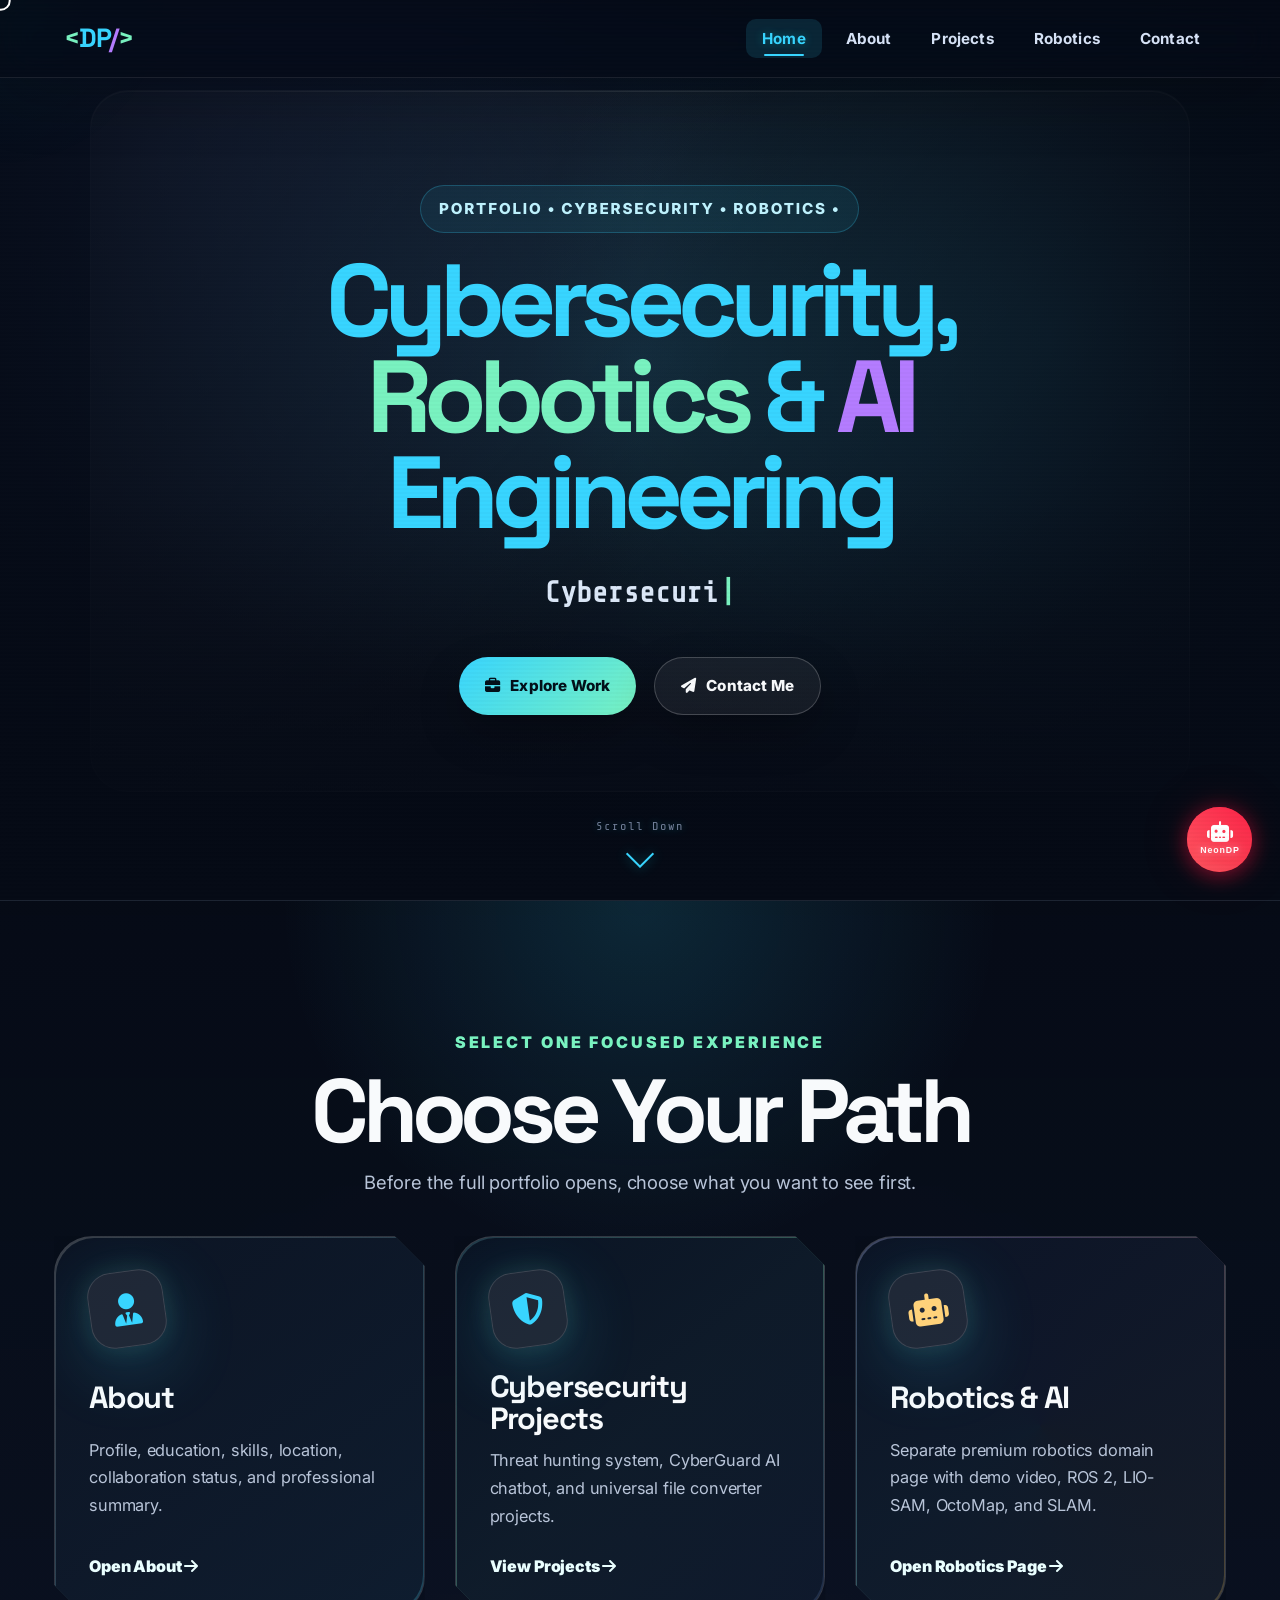
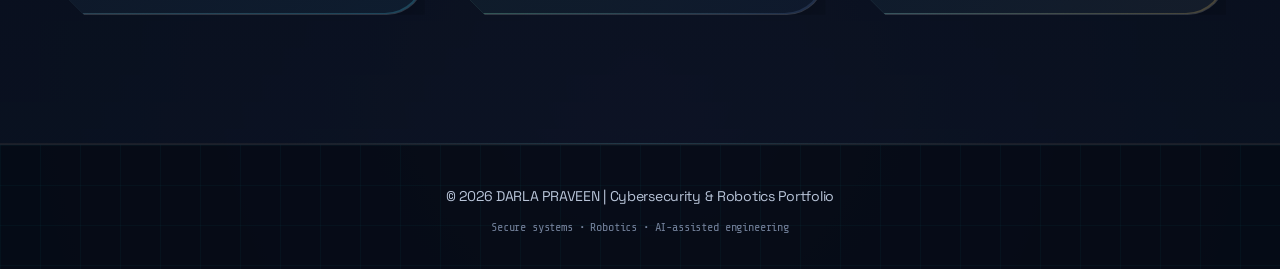
<file: index.html>
<!DOCTYPE html>
<html lang="en">

<head>
  <meta charset="UTF-8" />
  <meta name="viewport" content="width=device-width, initial-scale=1.0" />
  <title>DARLA PRAVEEN | Cybersecurity, Robotics & AI Portfolio</title>
  <meta name="description"
    content="Cybersecurity, robotics, ROS 2, SLAM, AI tools, and secure web engineering portfolio by DARLA PRAVEEN." />
  <link rel="preconnect" href="https://fonts.googleapis.com" />
  <link rel="preconnect" href="https://fonts.gstatic.com" crossorigin />
  <link
    href="https://fonts.googleapis.com/css2?family=Inter:wght@400;500;600;700;800;900&family=Space+Grotesk:wght@500;600;700;800&family=Share+Tech+Mono&display=swap"
    rel="stylesheet" />
  <link rel="stylesheet" href="https://cdnjs.cloudflare.com/ajax/libs/font-awesome/6.5.1/css/all.min.css" />
  <link rel="stylesheet" href="style.css" />
  <link rel="stylesheet" href="chatbot.css" />
  <style>
    .photo-frame,
    .profile-img,
    .photo-frame::after {
      border-radius: 12px !important;
    }
  </style>

</head>

<body>
  <!-- Custom Cursor -->
  <div class="custom-cursor" id="customCursor">
    <div class="cursor-inner"></div>
  </div>
  <!-- ========== NAVBAR ========== -->
  <nav class="navbar" id="navbar">
    <a href="#home" class="nav-logo">
      <span class="logo-bracket">&lt;</span>DP<span class="logo-slash">/</span><span class="logo-bracket">&gt;</span>
    </a>
    <button class="nav-toggle" id="navToggle" aria-label="Toggle navigation">
      <span></span><span></span><span></span>
    </button>
    <ul class="nav-links" id="navLinks">
      <li><a href="#home" class="nav-link active">Home</a></li>
      <li><a href="#about" class="nav-link">About</a></li>
      <li><a href="#projects" class="nav-link">Projects</a></li>
      <li><a href="robotics.html" class="nav-link">Robotics</a></li>
      <li><a href="#contact" class="nav-link">Contact</a></li>
    </ul>
  </nav>

  <!-- ========== HERO / HOME ========== -->
  <section class="hero" id="home">
    <canvas id="matrixCanvas"></canvas>
    <div class="hero-overlay"></div>
    <div class="hero-content">
      <p class="hero-tag hero-tag-animate">Portfolio • Cybersecurity • Robotics • </p>
      <h1 class="hero-title">
        <span class="hero-word" style="color: var(--neon-cyan);">Cybersecurity,</span>
        <span class="hero-word" style="color: var(--neon-green);">Robotics</span>
        <span class="hero-word" style="color: var(--neon-cyan);">&amp;</span>
        <span class="hero-word" style="color: var(--neon-purple);">AI</span>
        <span class="hero-word" style="color: var(--neon-cyan);">Engineering</span>
      </h1>
      <p class="hero-subtitle hero-subtitle-animate" id="typedText"></p>
      <div class="hero-cta hero-cta-animate">
        <a href="#projects" class="btn btn-primary"><i class="fas fa-briefcase"></i> Explore Work</a>
        <a href="#contact" class="btn btn-outline"><i class="fas fa-paper-plane"></i> Contact Me</a>
      </div>
    </div>
    <div class="scroll-indicator scroll-indicator-animate">
      <span>Scroll Down</span>
      <div class="scroll-arrow"></div>
    </div>
  </section>

  <!-- ========== CHOOSE PATH ========== -->
  <section class="path-section" id="choose-path">
    <div class="container">
      <p class="path-eyebrow">Select one focused experience</p>
      <h2 class="path-title">Choose Your Path</h2>
      <p class="path-copy">Before the full portfolio opens, choose what you want to see first.</p>
      <div class="path-grid">
        <a class="path-card path-card-about" href="#about" data-reveal-section="about">
          <div class="path-icon"><i class="fas fa-user-tie"></i></div>
          <h3>About</h3>
          <p>Profile, education, skills, location, collaboration status, and professional summary.</p>
          <span>Open About <i class="fas fa-arrow-right"></i></span>
        </a>
        <a class="path-card path-card-cyber" href="#projects" data-reveal-section="projects">
          <div class="path-icon"><i class="fas fa-shield-halved"></i></div>
          <h3>Cybersecurity Projects</h3>
          <p>Threat hunting system, CyberGuard AI chatbot, and universal file converter projects.</p>
          <span>View Projects <i class="fas fa-arrow-right"></i></span>
        </a>
        <a class="path-card path-card-robotics" href="robotics.html">
          <div class="path-icon"><i class="fas fa-robot"></i></div>
          <h3>Robotics & AI</h3>
          <p>Separate premium robotics domain page with demo video, ROS 2, LIO-SAM, OctoMap, and SLAM.</p>
          <span>Open Robotics Page <i class="fas fa-arrow-right"></i></span>
        </a>
      </div>
    </div>
  </section>

  <!-- ========== ABOUT ========== -->
  <section class="section gated-section" id="about">
    <div class="container">
      <h2 class="section-title"><span class="title-decorator">//</span> About</h2>
      <div class="about-wrapper">
        <!-- Profile Photo -->
        <div class="about-photo-card">
          <div class="photo-frame">
            <img src="profile.png" alt="DARLA PRAVEEN" class="profile-img" />
            <div class="photo-border"></div>
          </div>
          <h3 class="photo-name">DARLA PRAVEEN</h3>
          <p class="photo-role">Cybersecurity & Robotics Engineer</p>
          <div class="photo-status"><span class="status-dot"></span> Available for Collaboration</div>
          <div class="photo-location">
            <i class="fas fa-map-marker-alt"></i> Pamulapadu, Guntur, Andhra Pradesh
          </div>
          <div class="photo-contact">
            <a href="tel:7989846814" class="photo-contact-item">
              <i class="fas fa-phone"></i> 7989846814
            </a>
            <a href="mailto:darlapraveen87@gmail.com" class="photo-contact-item">
              <i class="fas fa-envelope"></i> darlapraveen87@gmail.com
            </a>
          </div>
          <div class="photo-socials">
            <a href="https://www.linkedin.com/in/praveen-darla-875773385" target="_blank" rel="noopener noreferrer"
              aria-label="LinkedIn"><i class="fab fa-linkedin-in"></i></a>
            <a href="https://www.instagram.com/praveen_darla_4.16/" target="_blank" rel="noopener noreferrer"
              aria-label="Instagram"><i class="fab fa-instagram"></i></a>
            <a href="#" target="_blank" rel="noopener noreferrer" aria-label="Twitter / X"><i
                class="fab fa-x-twitter"></i></a>
          </div>
        </div>
        <!-- Details Column -->
        <div class="about-details">

          <!-- Terminal — Personal Info -->
          <div class="about-card about-info">
            <div class="terminal-header">
              <span class="terminal-dot red"></span>
              <span class="terminal-dot yellow"></span>
              <span class="terminal-dot green"></span>
              <span class="terminal-title">about_me.sh</span>
            </div>
            <div class="terminal-body">
              <p class="terminal-line"><span class="prompt">$</span> cat /home/praveen/about.txt</p>
              <p class="terminal-output"><span class="key">Name:</span> DARLA PRAVEEN</p>
              <p class="terminal-output"><span class="key">Degree:</span> B.Tech — <span id="terminalYear">3rd</span>
                Year</p>
              <p class="terminal-output"><span class="key">Branch:</span> CS (Cyber Security)</p>
              <p class="terminal-output"><span class="key">Origin:</span> Pamulapadu, Guntur, Andhra Pradesh</p>
              <p class="terminal-output"><span class="key">Status:</span> <span class="status-online">● Active</span>
              </p>
              <p class="terminal-line"><span class="prompt">$</span> echo $BIO</p>
              <p class="terminal-output bio-text">I design and build secure, intelligent systems across cybersecurity,
                robotics, web platforms, and automation. My work combines ethical hacking, network security, Linux, ROS
                2, SLAM, 3D mapping, and AI-assisted development to deliver practical solutions with clean engineering
                and real-world impact.</p>
              <p class="terminal-line"><span class="prompt">$</span> <span class="blink">_</span></p>
            </div>
          </div>

          <!-- Education Timeline -->
          <div class="about-card education-card">
            <h3 class="card-title"><i class="fas fa-graduation-cap"></i> Education</h3>
            <div class="timeline">
              <div class="timeline-item" id="btechTimeline">
                <div class="timeline-marker current" id="btechMarker"></div>
                <div class="timeline-content">
                  <div class="timeline-badge" id="btechBadge">Current</div>
                  <h4>B.Tech — CS (Cyber Security)</h4>
                  <p class="timeline-detail" id="btechDetail">3rd Year • Undergraduate • Kakinada</p>
                  <p class="timeline-sub" id="btechSub">Member of Robotics Lab — Domain: Robotics</p>
                  <a href="certifications.html" target="_blank" rel="noopener noreferrer" class="timeline-cert-link">
                    <i class="fas fa-certificate"></i> Certifications <i class="fas fa-arrow-right"></i>
                  </a>
                </div>
              </div>
              <div class="timeline-item">
                <div class="timeline-marker"></div>
                <div class="timeline-content">
                  <h4>Diploma — CME (Computer Engineering)</h4>
                  <p class="timeline-detail">Completed in 2025 • Guntur</p>
                </div>
              </div>
              <div class="timeline-item">
                <div class="timeline-marker"></div>
                <div class="timeline-content">
                  <h4>Schooling</h4>
                  <p class="timeline-detail">Completed in 2022 • Guntur</p>
                </div>
              </div>
            </div>
          </div>

          <!-- Robotics Lab — Current Work -->
          <div class="about-card current-work-card">
            <h3 class="card-title"><i class="fas fa-robot"></i> Robotics Lab <span class="live-badge"><span
                  class="live-dot"></span> Active</span></h3>
            <div class="work-highlight">
              <div class="work-icon"><i class="fas fa-cubes"></i></div>
              <div class="work-info">
                <h4>3D Point Cloud Mapping & Navigation</h4>
                <p>Building real-time 3D environment maps using LiDAR-Inertial odometry (LIO-SAM), OctoMap-based
                  volumetric representations, and ROS 2 navigation stacks for autonomous rover exploration and path
                  planning.</p>
              </div>
            </div>
            <div class="work-highlight">
              <div class="work-icon"><i class="fas fa-dog"></i></div>
              <div class="work-info">
                <h4>Robot Dog-Wheel System</h4>
                <p>Working on a hybrid robot dog-wheel platform combining legged and wheeled locomotion for enhanced
                  mobility across diverse terrains.</p>
              </div>
            </div>
            <div class="work-tags">
              <span class="work-tag">ROS 2</span>
              <span class="work-tag">LIO-SAM</span>
              <span class="work-tag">OctoMap</span>
              <span class="work-tag">Gazebo</span>
              <span class="work-tag">Point Clouds</span>
              <span class="work-tag">SLAM</span>
              <span class="work-tag">Nav2</span>
              <span class="work-tag">Robot Dog-Wheel</span>
            </div>
          </div>

          <!-- Skills -->
          <div class="about-card about-skills">
            <h3 class="card-title"><i class="fas fa-shield-halved"></i> Core Capabilities</h3>
            <div class="skills-grid">
              <div class="skill-item">
                <i class="fas fa-bug"></i>
                <span>Ethical Hacking</span>
              </div>
              <div class="skill-item">
                <i class="fas fa-crosshairs"></i>
                <span>Penetration Testing</span>
              </div>
              <div class="skill-item">
                <i class="fas fa-wand-magic-sparkles"></i>
                <span>Web & App Dev with AI</span>
              </div>
              <div class="skill-item">
                <i class="fas fa-code"></i>
                <span>Vibe Coder</span>
              </div>
              <div class="skill-item">
                <i class="fas fa-microchip"></i>
                <span>Computer Hardware</span>
              </div>
              <div class="skill-item">
                <i class="fab fa-linux"></i>
                <span>Kali Linux & Ubuntu</span>
              </div>
              <div class="skill-item">
                <i class="fas fa-magnifying-glass"></i>
                <span>Security Research</span>
              </div>
              <div class="skill-item">
                <i class="fas fa-lock"></i>
                <span>Cryptography</span>
              </div>
              <div class="skill-item">
                <i class="fas fa-robot"></i>
                <span>Robotics & ROS 2</span>
              </div>
              <div class="skill-item">
                <i class="fas fa-cube"></i>
                <span>3D Mapping & SLAM</span>
              </div>
            </div>
          </div>

        </div>
      </div>
      <div class="section-next-actions">
        <button class="mini-return-btn" data-open-portal><i class="fas fa-grid-2"></i> Return to options</button>
        <a class="mini-return-btn" href="#projects">Next: Projects</a>
      </div>
    </div>
  </section>

  <!-- ========== PROJECTS ========== -->
  <section class="section section-alt gated-section" id="projects">
    <div class="cyber-bg-grid"></div>
    <div class="container">
      <h2 class="section-title slide-up"><span class="title-decorator">//</span> Cybersecurity Projects</h2>
      <p class="section-desc slide-up">Cybersecurity is all about protecting digital systems, networks, and data from malicious attacks, unauthorized access, and damage. It involves practices like ethical hacking, penetration testing, vulnerability assessment, and secure system design to ensure confidentiality, integrity, and availability of information.</p>
      
      <!-- My Cybersecurity Experience -->
      <div class="about-card slide-up" style="margin-bottom: 40px;">
        <h3 class="card-title"><i class="fas fa-bug"></i> My Cybersecurity Journey</h3>
        <div class="bio-text" style="margin-bottom: 20px;">
          <p style="margin-bottom: 10px;">I have gained hands-on experience in <strong>Ethical Hacking</strong>, learning core concepts like <strong>Phishing</strong> and <strong>SQL Injection</strong>.</p>
          <p style="margin-bottom: 10px;"><strong>Phishing:</strong> I've learned how to identify and create simulated phishing attacks to understand how attackers trick users into revealing sensitive information like passwords and credit card details. This helps in educating users and implementing better security measures.</p>
          <p style="margin-bottom: 10px;"><strong>SQL Injection:</strong> I've mastered SQL injection techniques, which involve exploiting vulnerabilities in a website's database layer. I successfully identified and reported SQL injection bugs on my college website, helping to secure the platform.</p>
        </div>
      </div>

      <div class="projects-grid projects-grid--three">
        <a href="https://darla.pythonanywhere.com" target="_blank" rel="noopener noreferrer"
          class="project-card slide-left" id="project1">
          <div class="project-glow"></div>
          <div class="project-number">01</div>
          <div class="project-icon"><i class="fas fa-file-shield"></i></div>
          <h3 class="project-name">Secured Log Analysis &amp; Threat Hunting System</h3>
          <p class="project-desc"><strong>Purpose:</strong> To monitor and analyze system logs in real-time to detect and respond to security threats quickly.<br><strong>What it does:</strong> It parses and correlates logs from various systems, identifies suspicious activities, and generates alerts. Used for SOC-level monitoring and automated threat hunting.</p>
          <div class="project-tags">
            <span class="work-tag">Log Analysis</span>
            <span class="work-tag">Threat Hunting</span>
            <span class="work-tag">SIEM</span>
            <span class="work-tag">Python</span>
          </div>
          <span class="project-link">View Project <i class="fas fa-arrow-right"></i></span>
        </a>
        <a href="https://web-production-9c69c.up.railway.app" target="_blank" rel="noopener noreferrer"
          class="project-card slide-up" id="project2">
          <div class="project-glow"></div>
          <div class="project-number">02</div>
          <div class="project-icon"><i class="fas fa-robot"></i></div>
          <h3 class="project-name">CyberGuard AI Chatbot</h3>
          <p class="project-desc"><strong>Purpose:</strong> To provide instant cybersecurity guidance and support to users.<br><strong>What it does:</strong> It answers security-related queries, explains vulnerabilities, suggests incident response steps, and educates users on best practices using AI/NLP.</p>
          <div class="project-tags">
            <span class="work-tag">AI / NLP</span>
            <span class="work-tag">Chatbot</span>
            <span class="work-tag">Cybersecurity</span>
            <span class="work-tag">Python</span>
          </div>
          <span class="project-link">View Project <i class="fas fa-arrow-right"></i></span>
        </a>
        <a href="https://praveendarla-file-converter.hf.space" target="_blank" rel="noopener noreferrer"
          class="project-card slide-right" id="project4">
          <div class="project-glow"></div>
          <div class="project-number">03</div>
          <div class="project-icon"><i class="fas fa-file-import"></i></div>
          <h3 class="project-name">Universal File Converter</h3>
          <p class="project-desc"><strong>Purpose:</strong> To provide a secure and efficient tool for converting files between various formats.<br><strong>What it does:</strong> It supports 34+ format conversions (documents, images, audio, video) with drag-and-drop upload, real-time progress, and batch processing in a user-friendly interface.</p>
          <div class="project-tags">
            <span class="work-tag">Python</span>
            <span class="work-tag">Flask</span>
            <span class="work-tag">File Conversion</span>
            <span class="work-tag">Web App</span>
          </div>
          <span class="project-link">View Project <i class="fas fa-arrow-right"></i></span>
        </a>
      </div>
      <div class="section-next-actions">
        <button class="mini-return-btn" data-open-portal><i class="fas fa-grid-2"></i> Return to options</button>
        <a class="mini-return-btn" href="robotics.html">Open Robotics Page</a>
        <a class="mini-return-btn" href="#contact">Next: Contact</a>
      </div>
    </div>
  </section>

  <!-- ========== ROBOTICS PROJECTS ========== -->
  <section class="section gated-section" id="robotics">
    <div class="container">
      <h2 class="section-title slide-up"><span class="title-decorator">//</span> Robotics Engineering</h2>
      <p class="section-desc slide-up">Autonomous systems work combining ROS 2, LiDAR perception, SLAM, mapping, and
        navigation architecture.</p>
      <div class="projects-grid projects-grid--robotics">
        <article class="project-card project-card--robotics robotics-feature slide-up" id="project-robotics1">
          <div class="project-glow"></div>
          <div class="project-number">01</div>
          <div class="project-icon"><i class="fas fa-cubes"></i></div>
          <h3 class="project-name">3D Point Cloud Mapping &amp; Autonomous Navigation System</h3>
          <button class="project-video-trigger" type="button" data-video-src="robotics-navigation-demo.mp4"
            aria-label="Play robotics navigation demo video">
            <img src="demo-image.png" alt="Robotics Demo" class="video-trigger-image">
            <span class="video-play-overlay"><i class="fas fa-play"></i></span>
          </button>
          <div class="robotics-story">
            <p class="project-desc project-impact">🚀 Designed and implemented my own ROS2-based 3D LiDAR navigation
              architecture, enabling autonomous mapping, localization, obstacle avoidance, and waypoint navigation in
              complex environments.</p>

            <details class="robotics-detail" open>
              <summary><span>Project Overview</span><i class="fas fa-chevron-down"></i></summary>
              <p class="project-desc">Designed and developed a custom ROS2-based autonomous navigation architecture for
                a mobile rover using 3D LiDAR perception. Unlike traditional navigation stacks, this system was
                architected and integrated from scratch by combining 3D point cloud mapping, localization, path
                planning, collision checking, and autonomous navigation into a unified workflow.</p>
            </details>

            <details class="robotics-detail">
              <summary><span>Custom 3D LiDAR Navigation Architecture</span><i class="fas fa-chevron-down"></i></summary>
              <div class="project-highlight-box">
                <h4>Custom 3D LiDAR Navigation Architecture</h4>
                <p>Architected and developed a complete autonomous navigation framework for a ground rover using ROS2,
                  LIO-SAM, OctoMap, and EKF sensor fusion. The system enables the rover to perceive, understand, and
                  navigate complex environments using real-time 3D spatial information.</p>
              </div>
            </details>

            <details class="robotics-detail">
              <summary><span>Key Contributions</span><i class="fas fa-chevron-down"></i></summary>
              <ul class="project-contributions">
                <li>Designed a custom navigation architecture instead of relying only on pre-built frameworks.</li>
                <li>Integrated LIO-SAM for high-accuracy 3D LiDAR SLAM and map generation.</li>
                <li>Built the pipeline from 3D point cloud acquisition to mapping, localization, planning, and
                  navigation.</li>
                <li>Implemented EKF-based sensor fusion for stable pose estimation.</li>
                <li>Generated 3D occupancy maps using OctoMap for environment understanding.</li>
                <li>Developed custom collision detection and navigation decision-making modules.</li>
                <li>Enabled autonomous waypoint navigation with RViz2 visualization and debugging.</li>
              </ul>
            </details>
          </div>
          <div class="project-tags">
            <span class="work-tag">ROS 2</span>
            <span class="work-tag">3D LiDAR</span>
            <span class="work-tag">LIO-SAM</span>
            <span class="work-tag">OctoMap</span>
            <span class="work-tag">EKF Fusion</span>
            <span class="work-tag">RViz2</span>
            <span class="work-tag">Autonomous Navigation</span>
          </div>
        </article>
      </div>
      <div class="section-next-actions">
        <button class="mini-return-btn" data-open-portal><i class="fas fa-grid-2"></i> Return to options</button>
        <a class="mini-return-btn" href="#contact">Contact Me</a>
      </div>
    </div>
  </section>

  <!-- ========== CONTACT ========== -->
  <section class="section gated-section" id="contact">
    <div class="container">
      <h2 class="section-title"><span class="title-decorator">//</span> Let’s Build Something Secure</h2>
      <div class="contact-grid">
        <div class="contact-card">
          <div class="contact-icon"><i class="fas fa-phone"></i></div>
          <h3>Phone</h3>
          <a href="tel:7989846814">7989846814</a>
        </div>
        <div class="contact-card">
          <div class="contact-icon"><i class="fas fa-envelope"></i></div>
          <h3>Email</h3>
          <a href="mailto:darlapraveen87@gmail.com">darlapraveen87@gmail.com</a>
        </div>
      </div>
      <div class="social-links">
        <h3 class="social-title">Professional Links</h3>
        <div class="social-icons">
          <a href="https://www.linkedin.com/in/praveen-darla-875773385" target="_blank" rel="noopener noreferrer"
            class="social-btn linkedin" aria-label="LinkedIn" id="socialLinkedin">
            <i class="fab fa-linkedin-in"></i>
          </a>
          <a href="https://www.instagram.com/praveen_darla_4.16/" target="_blank" rel="noopener noreferrer"
            class="social-btn instagram" aria-label="Instagram" id="socialInstagram">
            <i class="fab fa-instagram"></i>
          </a>
          <a href="#" target="_blank" rel="noopener noreferrer" class="social-btn twitter" aria-label="Twitter / X"
            id="socialTwitter">
            <i class="fab fa-x-twitter"></i>
          </a>
        </div>
      </div>
    </div>
  </section>

  <!-- ========== FOOTER ========== -->
  <footer class="footer">
    <div class="footer-grid"></div>
    <p>&copy; 2026 DARLA PRAVEEN | Cybersecurity & Robotics Portfolio</p>
    <span class="footer-tag">Secure systems • Robotics • AI-assisted engineering</span>
  </footer>

  <div class="video-modal" id="roboticsVideoModal" aria-hidden="true" role="dialog"
    aria-label="Robotics project demo video">
    <div class="video-modal-backdrop" data-video-close></div>
    <div class="video-modal-panel" role="document">
      <button class="video-modal-close" type="button" data-video-close aria-label="Close video">
        <i class="fas fa-times"></i>
      </button>
      <video class="video-modal-player" id="roboticsModalVideo" controls preload="metadata" playsinline>
        <source src="robotics-navigation-demo.mp4" type="video/mp4" />
        Your browser does not support the video tag.
      </video>
    </div>
  </div>

  <script src="script.js"></script>
  <script src="chatbot.js"></script>

</body>

</html>
</file>
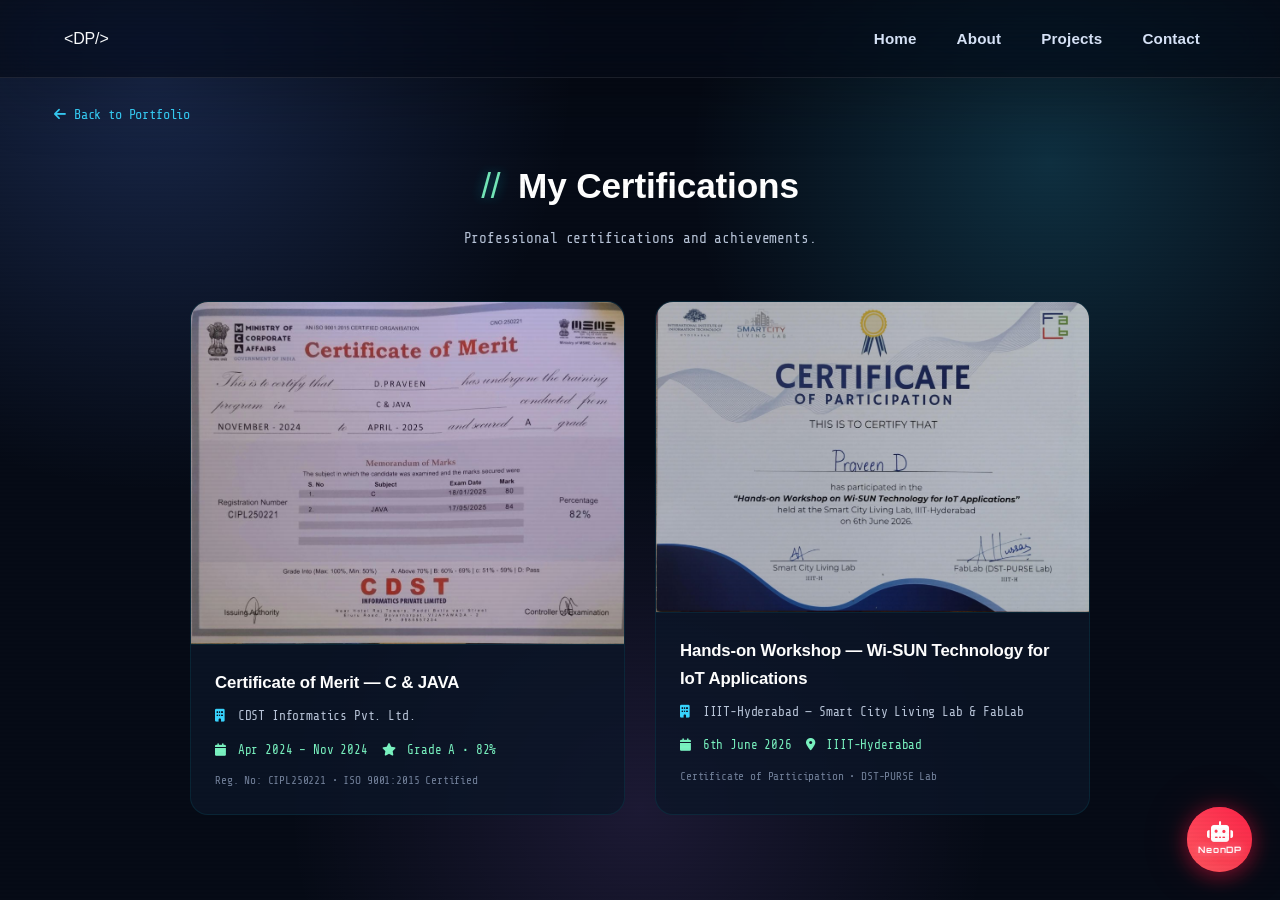
<file: certifications.html>
<!DOCTYPE html>
<html lang="en">

<head>
  <meta charset="UTF-8" />
  <meta name="viewport" content="width=device-width, initial-scale=1.0" />
  <title>Certifications | DARLA PRAVEEN</title>
  <meta name="description"
    content="Professional certifications earned by Darla Praveen in Cybersecurity and Programming." />
  <link rel="preconnect" href="https://fonts.googleapis.com" />
  <link rel="preconnect" href="https://fonts.gstatic.com" crossorigin />
  <link
    href="https://fonts.googleapis.com/css2?family=Orbitron:wght@500;700;900&family=Rajdhani:wght@400;500;600;700&family=Share+Tech+Mono&display=swap"
    rel="stylesheet" />
  <link rel="stylesheet" href="https://cdnjs.cloudflare.com/ajax/libs/font-awesome/6.5.1/css/all.min.css" />
  <link rel="stylesheet" href="style.css" />
  <link rel="stylesheet" href="chatbot.css" />
  <style>
    .cert-page {
      min-height: 100vh;
      padding: 100px 20px 60px;
    }

    .cert-page-header {
      text-align: center;
      margin-bottom: 50px;
    }

    .cert-page-header h1 {
      font-family: var(--font-display);
      font-size: 2.2rem;
      color: #fff;
      margin-bottom: 10px;
    }

    .cert-page-header p {
      font-family: var(--font-mono);
      font-size: .9rem;
      color: var(--text-secondary);
    }

    .cert-back {
      display: inline-flex;
      align-items: center;
      gap: 8px;
      font-family: var(--font-mono);
      font-size: .85rem;
      color: var(--neon-cyan);
      margin-bottom: 30px;
      transition: var(--transition);
    }

    .cert-back:hover {
      gap: 12px;
      text-shadow: 0 0 12px rgba(0, 240, 255, .4);
    }

    .cert-grid {
      display: grid;
      grid-template-columns: repeat(auto-fit, minmax(340px, 1fr));
      gap: 30px;
      max-width: 900px;
      margin: 0 auto;
    }

    .cert-page-card {
      background: var(--bg-card);
      border: 1px solid rgba(0, 240, 255, .08);
      border-radius: var(--radius-md);
      overflow: hidden;
      transition: var(--transition);
    }

    .cert-page-card:hover {
      border-color: rgba(0, 240, 255, .25);
      box-shadow: 0 8px 32px rgba(0, 240, 255, .08);
      transform: translateY(-4px);
    }

    .cert-page-img {
      width: 100%;
      display: block;
      border-bottom: 1px solid rgba(0, 240, 255, .08);
    }

    .cert-page-details {
      padding: 24px;
    }

    .cert-page-details h3 {
      font-family: var(--font-display);
      font-size: 1.05rem;
      color: #fff;
      margin-bottom: 8px;
    }

    .cert-page-issuer {
      font-family: var(--font-mono);
      font-size: .8rem;
      color: var(--text-secondary);
      margin-bottom: 12px;
    }

    .cert-page-issuer i {
      color: var(--neon-cyan);
      margin-right: 6px;
    }

    .cert-page-meta {
      display: flex;
      flex-wrap: wrap;
      gap: 14px;
      margin-bottom: 10px;
    }

    .cert-page-meta span {
      font-family: var(--font-mono);
      font-size: .78rem;
      color: var(--neon-green);
    }

    .cert-page-meta span i {
      margin-right: 5px;
    }

    .cert-page-reg {
      font-family: var(--font-mono);
      font-size: .7rem;
      color: var(--text-muted);
    }

    @media (max-width: 480px) {
      .cert-grid {
        grid-template-columns: 1fr;
      }

      .cert-page-header h1 {
        font-size: 1.6rem;
      }
    }
  </style>
</head>

<body>

  <!-- Nav -->
  <nav class="navbar">
    <a href="index.html" class="logo">&lt;DP/&gt;</a>
    <div class="nav-links">
      <a href="index.html" class="nav-link">Home</a>
      <a href="index.html#about" class="nav-link">About</a>
      <a href="index.html#projects" class="nav-link">Projects</a>
      <a href="index.html#contact" class="nav-link">Contact</a>
    </div>
  </nav>

  <main class="cert-page">
    <div class="container">
      <a href="index.html#about" class="cert-back"><i class="fas fa-arrow-left"></i> Back to Portfolio</a>
      <div class="cert-page-header">
        <h1><span class="title-decorator">//</span> My Certifications</h1>
        <p>Professional certifications and achievements.</p>
      </div>

      <div class="cert-grid">
        <!-- Certificate 1: C & JAVA -->
        <div class="cert-page-card">
          <img src="cert-cjava.png" alt="C & JAVA Certificate of Merit" class="cert-page-img" />
          <div class="cert-page-details">
            <h3>Certificate of Merit — C & JAVA</h3>
            <p class="cert-page-issuer"><i class="fas fa-building"></i> CDST Informatics Pvt. Ltd.</p>
            <div class="cert-page-meta">
              <span><i class="fas fa-calendar"></i> Apr 2024 – Nov 2024</span>
              <span><i class="fas fa-star"></i> Grade A • 82%</span>
            </div>
            <p class="cert-page-reg">Reg. No: CIPL250221 • ISO 9001:2015 Certified</p>
          </div>
        </div>

        <!-- Certificate 2: Wi-SUN IoT Workshop -->
        <div class="cert-page-card">
          <img src="cert-wisun.png" alt="Wi-SUN Technology for IoT Applications Certificate" class="cert-page-img" />
          <div class="cert-page-details">
            <h3>Hands-on Workshop — Wi-SUN Technology for IoT Applications</h3>
            <p class="cert-page-issuer"><i class="fas fa-building"></i> IIIT-Hyderabad — Smart City Living Lab & FabLab
            </p>
            <div class="cert-page-meta">
              <span><i class="fas fa-calendar"></i> 6th June 2026</span>
              <span><i class="fas fa-map-marker-alt"></i> IIIT-Hyderabad</span>
            </div>
            <p class="cert-page-reg">Certificate of Participation • DST-PURSE Lab</p>
          </div>
        </div>
      </div>

    </div>
  </main>

  <script src="chatbot.js"></script>
</body>

</html>
</file>
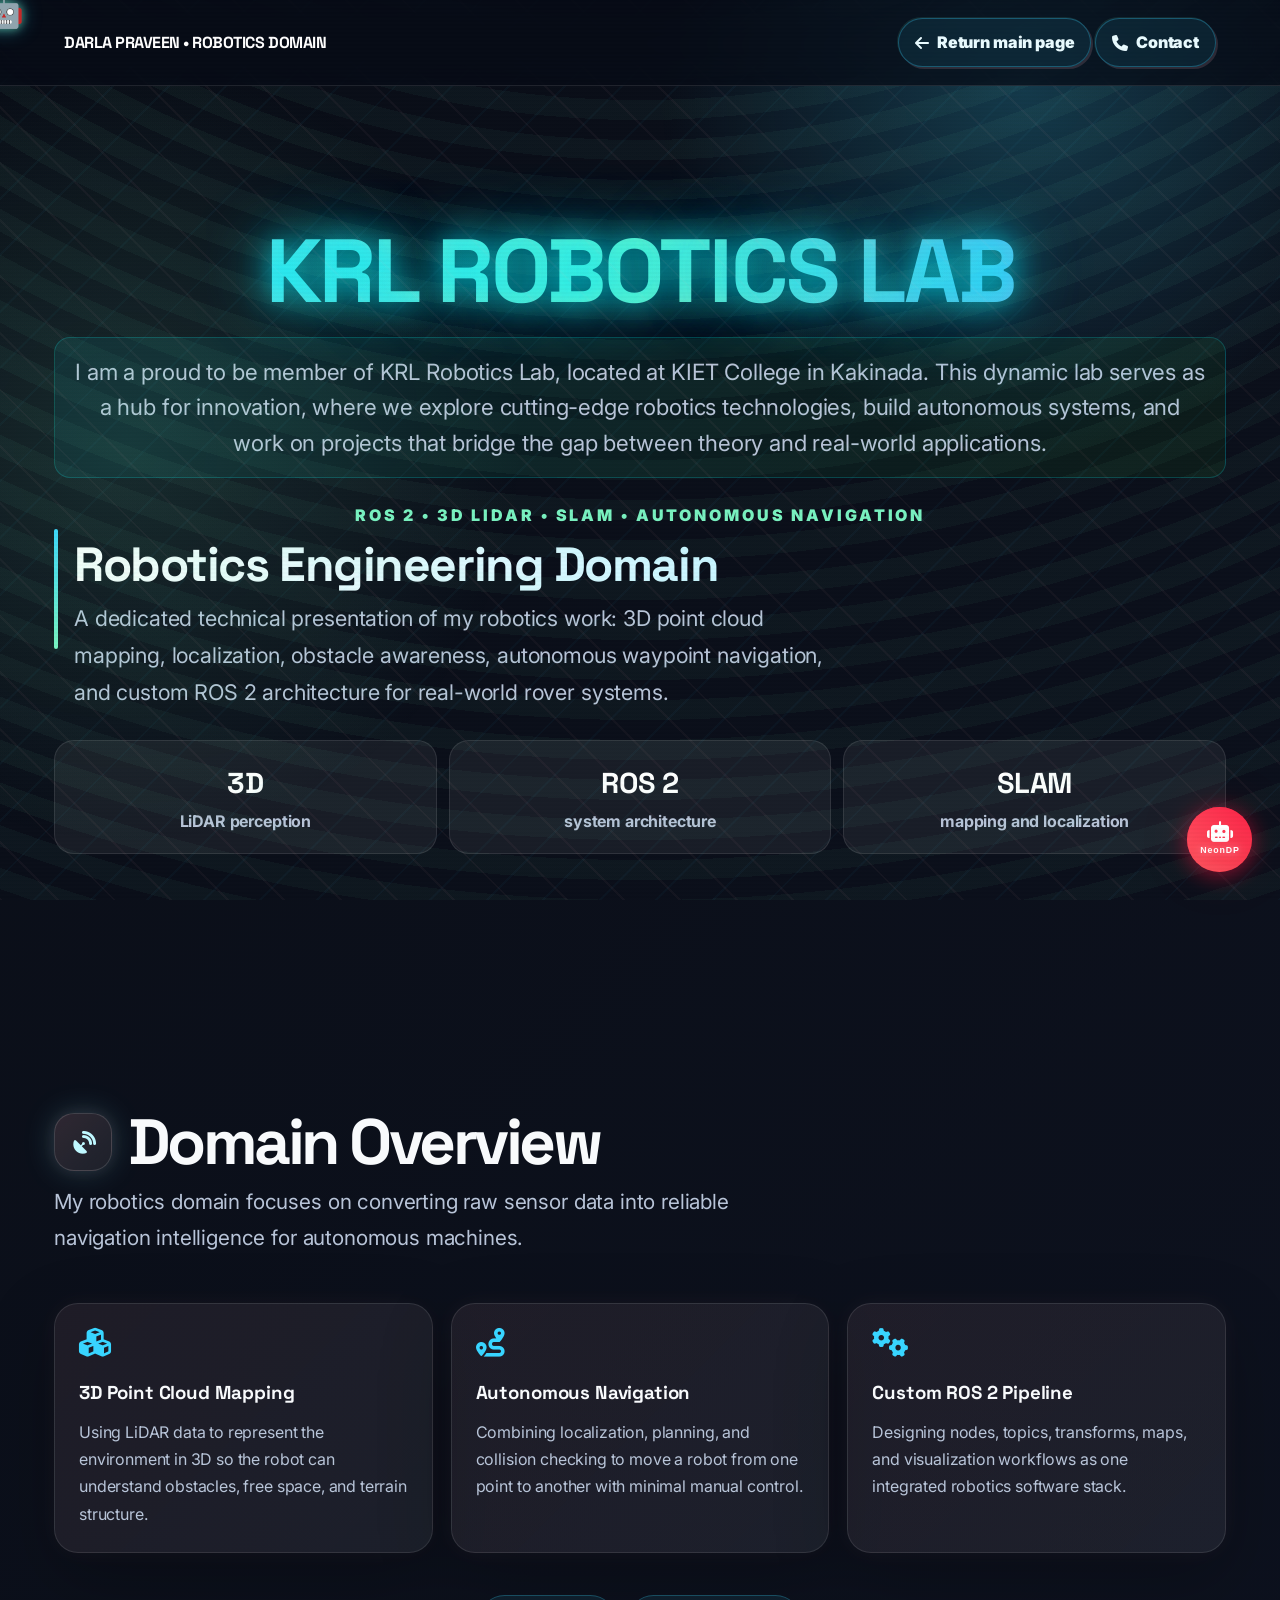
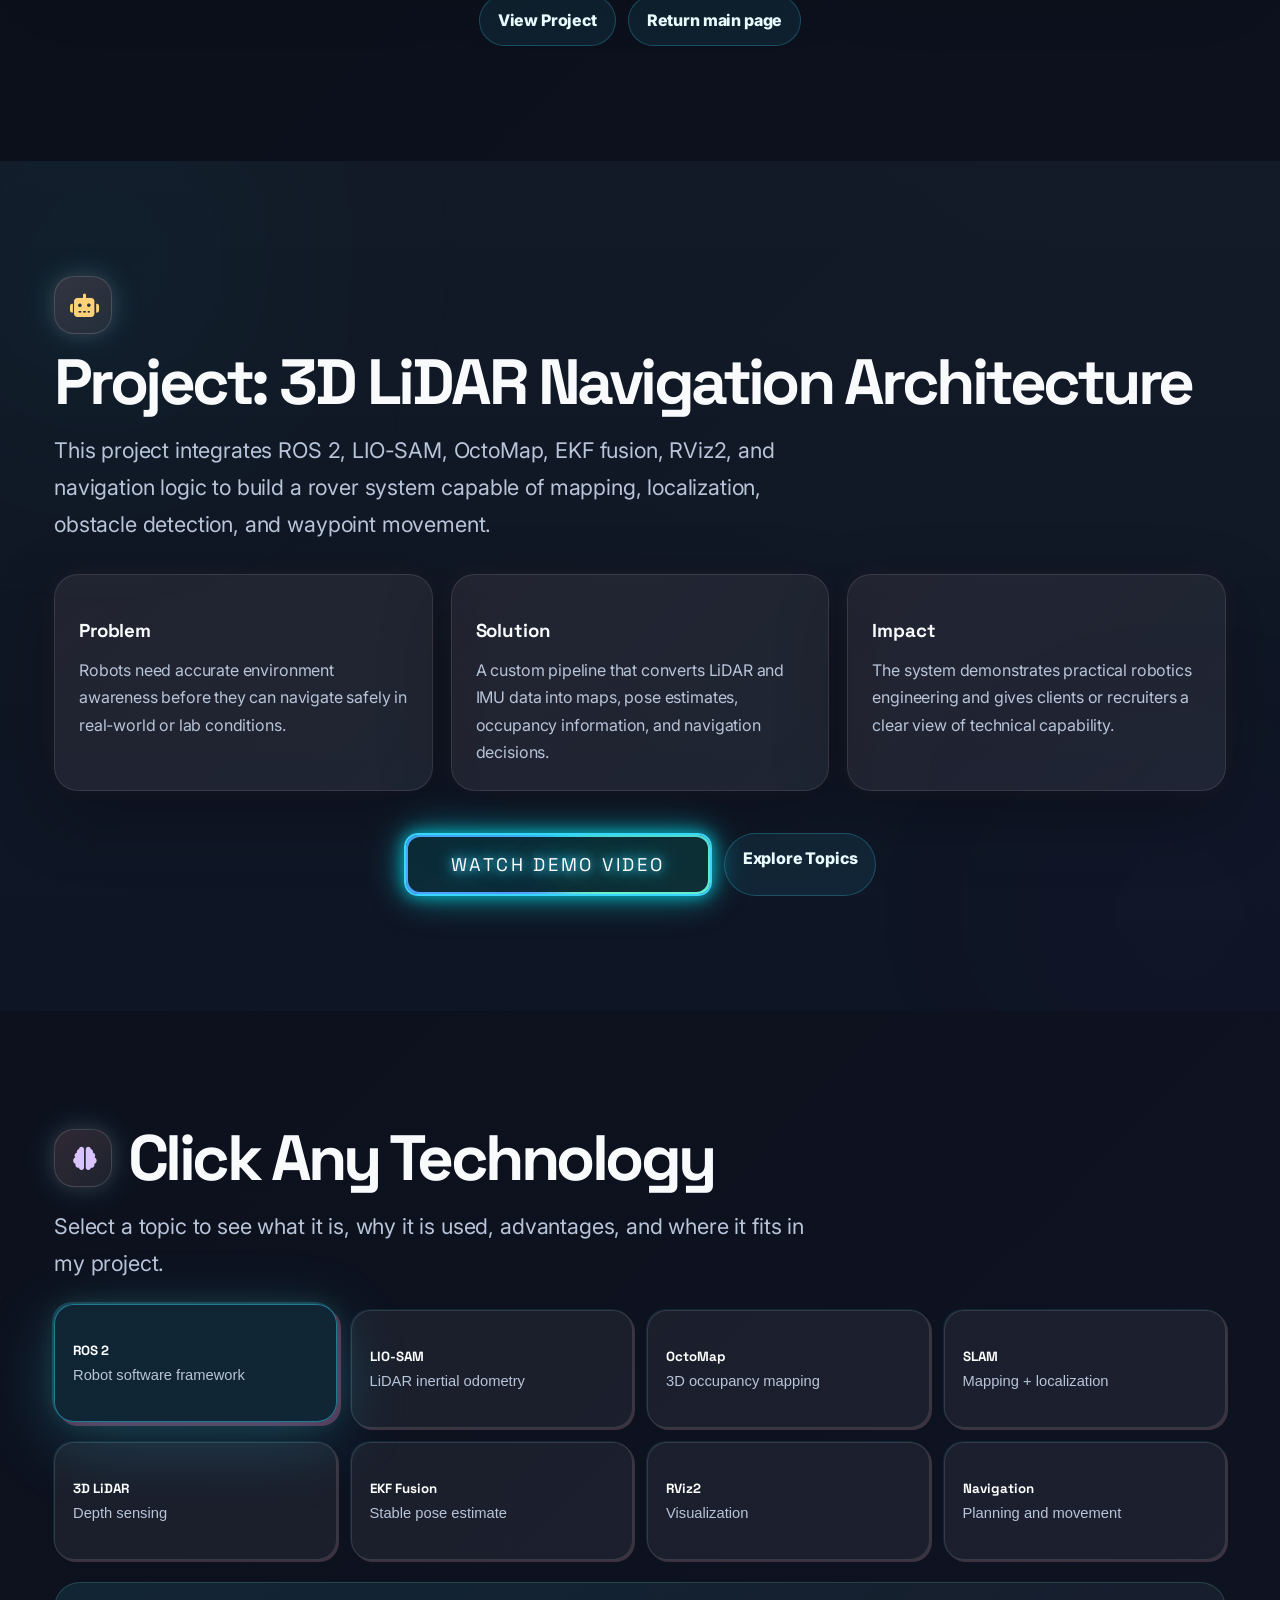
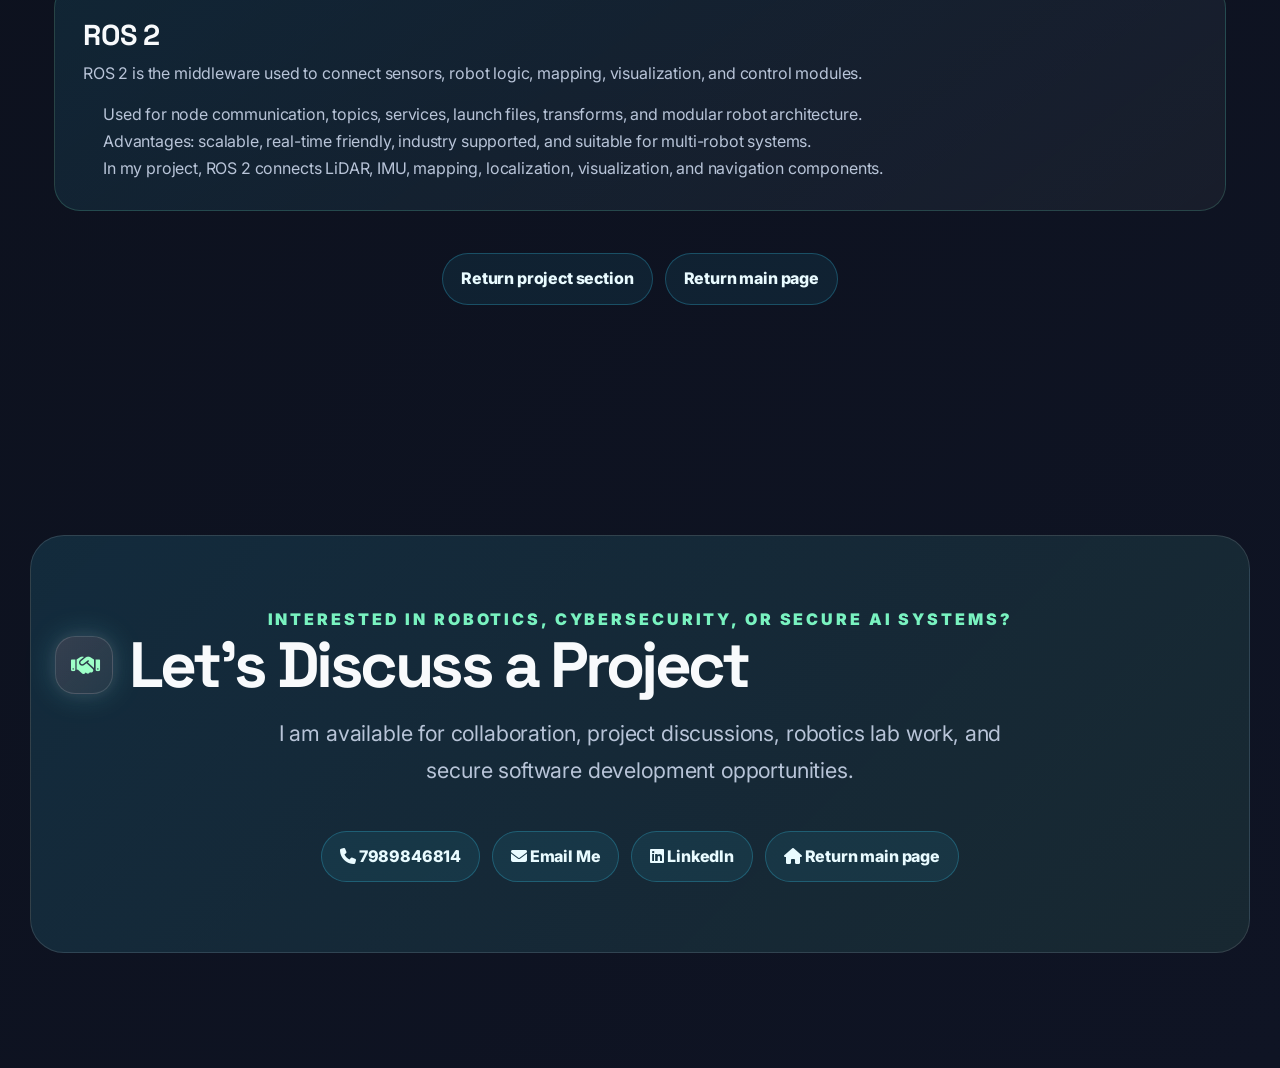
<file: robotics.html>
<!DOCTYPE html>
<html lang="en">

<head>
  <meta charset="UTF-8" />
  <meta name="viewport" content="width=device-width, initial-scale=1.0" />
  <title>DARLA PRAVEEN | Robotics Engineering Domain</title>
  <meta name="description"
    content="Robotics engineering domain page for DARLA PRAVEEN with ROS 2, LIO-SAM, OctoMap, SLAM, 3D LiDAR mapping, navigation, and project demo." />
  <link rel="preconnect" href="https://fonts.googleapis.com" />
  <link rel="preconnect" href="https://fonts.gstatic.com" crossorigin />
  <link
    href="https://fonts.googleapis.com/css2?family=Inter:wght@400;500;600;700;800;900&family=Space+Grotesk:wght@500;600;700;800&family=Share+Tech+Mono&display=swap"
    rel="stylesheet" />
  <link rel="stylesheet" href="https://cdnjs.cloudflare.com/ajax/libs/font-awesome/6.5.1/css/all.min.css" />
  <link rel="stylesheet" href="style.css" />
  <link rel="stylesheet" href="chatbot.css" />
  <style>
    body.robotics-page {
      min-height: 100vh;
      background: linear-gradient(135deg, #0a0e17 0%, #0f1424 100%);
    }

    .robotics-shell {
      position: relative;
      overflow: hidden;
    }

    .robotics-shell::before {
      content: '';
      position: fixed;
      inset: 0;
      pointer-events: none;
      z-index: 0;
      background:
        /* Asanoha (hemp leaf) pattern base */
        repeating-linear-gradient(45deg,
          rgba(255, 182, 193, 0.04) 0px,
          rgba(255, 182, 193, 0.04) 2px,
          transparent 2px,
          transparent 40px),
        repeating-linear-gradient(-45deg,
          rgba(56, 213, 255, 0.03) 0px,
          rgba(56, 213, 255, 0.03) 2px,
          transparent 2px,
          transparent 40px),
        /* Seigaiha (wave) pattern */
        repeating-radial-gradient(circle at 50% -100%,
          rgba(121, 242, 192, 0.04) 0px,
          rgba(121, 242, 192, 0.04) 20px,
          transparent 20px,
          transparent 40px),
        /* Gradient accents */
        radial-gradient(circle at 80% 10%, rgba(56, 213, 255, .22), transparent 28%),
        radial-gradient(circle at 10% 50%, rgba(121, 242, 192, .13), transparent 32%);
    }

    .robotics-nav {
      position: sticky;
      top: 0;
      z-index: 30;
      display: flex;
      align-items: center;
      justify-content: space-between;
      gap: 16px;
      padding: 18px clamp(18px, 5vw, 70px);
      background: rgba(6, 11, 22, .72);
      backdrop-filter: blur(18px);
      border-bottom: 1px solid rgba(255, 255, 255, .1);
    }

    .robotics-brand {
      font-family: var(--font-display);
      font-weight: 900;
      letter-spacing: -.03em;
      color: #fff;
    }

    .return-chip {
      display: inline-flex;
      align-items: center;
      gap: 8px;
      padding: 10px 16px;
      border-radius: 999px;
      border: 1px solid rgba(56, 213, 255, .3);
      background: rgba(56, 213, 255, .09);
      color: #e9fbff;
      font-weight: 900;
      /* Japanese-inspired details */
      box-shadow:
        2px 2px 0 rgba(255, 182, 193, 0.15),
        -1px -1px 0 rgba(121, 242, 192, 0.1);
    }

    .return-chip:hover {
      box-shadow:
        4px 4px 0 rgba(255, 105, 180, 0.3),
        -2px -2px 0 rgba(121, 242, 192, 0.2);
    }

    .robotics-hero {
      min-height: 92vh;
      display: grid;
      align-items: center;
      padding: clamp(80px, 11vw, 150px) 0;
    }

    .robotics-hero-grid {
      display: grid;
      grid-template-columns: 1fr;
      gap: 40px;
      align-items: flex-start;
      text-align: center;
    }

    .robotics-profile-card {
      background: linear-gradient(145deg, rgba(20, 25, 35, 0.95), rgba(15, 20, 30, 0.98));
      border: 1px solid rgba(0, 240, 255, 0.15);
      border-radius: 24px;
      padding: 30px 20px;
      text-align: center;
      position: relative;
      overflow: hidden;
      box-shadow: 0 20px 60px rgba(0, 0, 0, 0.4);
      width: 360px;
      aspect-ratio: 1 / 1;
      display: flex;
      flex-direction: column;
      justify-content: center;
      align-items: center;
    }

    .robotics-photo-name {
      font-family: var(--font-display);
      font-size: 1.3rem;
      letter-spacing: .1em;
      color: #fff;
      margin-bottom: 8px;
    }

    .robotics-photo-role {
      font-size: 0.95rem;
      color: var(--neon-cyan);
      margin-bottom: 12px;
      text-transform: uppercase;
      letter-spacing: .08em;
    }

    .robotics-photo-status {
      display: flex;
      align-items: center;
      justify-content: center;
      gap: 8px;
      margin-bottom: 12px;
      font-size: 0.85rem;
      color: var(--text-secondary);
    }

    .robotics-status-dot {
      width: 12px;
      height: 12px;
      border-radius: 50%;
      background: #2ecc71;
      box-shadow: 0 0 10px rgba(46, 204, 113, 0.8);
      animation: pulseDot 2s ease-in-out infinite;
    }

    @keyframes pulseDot {

      0%,
      100% {
        box-shadow: 0 0 10px rgba(46, 204, 113, 0.8);
      }

      50% {
        box-shadow: 0 0 20px rgba(46, 204, 113, 1);
      }
    }

    .robotics-photo-location {
      font-size: 0.9rem;
      color: var(--text-secondary);
      margin-bottom: 16px;
    }

    .robotics-photo-contact {
      display: flex;
      flex-direction: column;
      gap: 8px;
      margin-bottom: 16px;
    }

    .robotics-photo-contact-item {
      display: flex;
      align-items: center;
      justify-content: center;
      gap: 8px;
      color: var(--text-muted);
      text-decoration: none;
      font-size: 0.9rem;
      padding: 8px 12px;
      border-radius: 12px;
      background: rgba(0, 240, 255, 0.05);
      border: 1px solid rgba(0, 240, 255, 0.1);
      transition: all 0.3s ease;
    }

    .robotics-photo-contact-item:hover {
      color: var(--neon-cyan);
      background: rgba(0, 240, 255, 0.1);
      border-color: var(--neon-cyan);
    }

    .robotics-photo-socials {
      display: flex;
      justify-content: center;
      gap: 12px;
    }

    .robotics-photo-socials a {
      width: 40px;
      height: 40px;
      border-radius: 50%;
      display: flex;
      align-items: center;
      justify-content: center;
      background: rgba(0, 240, 255, 0.1);
      color: var(--neon-cyan);
      border: 1px solid rgba(0, 240, 255, 0.2);
      transition: all 0.3s ease;
    }

    .robotics-photo-socials a:hover {
      background: var(--neon-cyan);
      color: #0a0f1a;
      box-shadow: 0 0 20px rgba(0, 240, 255, 0.6);
    }

    /* Watch Demo Button */
    .watch-demo-button {
      position: relative;
      padding: 18px 45px;
      font-family: var(--font-display);
      font-size: 1.15rem;
      letter-spacing: .15em;
      color: #fff;
      background: rgba(0, 240, 255, 0.1);
      border: 2px solid var(--neon-cyan);
      border-radius: 14px;
      cursor: pointer;
      overflow: hidden;
      transition: all 0.4s ease;
      text-transform: uppercase;
      box-shadow:
        0 0 15px rgba(0, 240, 255, 0.6),
        0 0 30px rgba(0, 240, 255, 0.4),
        0 0 45px rgba(0, 240, 255, 0.2);
      animation: buttonGlowPulse 2s ease-in-out infinite;
    }

    @keyframes buttonGlowPulse {

      0%,
      100% {
        box-shadow:
          0 0 15px rgba(0, 240, 255, 0.6),
          0 0 30px rgba(0, 240, 255, 0.4),
          0 0 45px rgba(0, 240, 255, 0.2);
      }

      50% {
        box-shadow:
          0 0 30px rgba(0, 240, 255, 0.8),
          0 0 60px rgba(0, 240, 255, 0.6),
          0 0 90px rgba(57, 255, 20, 0.4);
      }
    }

    .watch-demo-text {
      position: relative;
      z-index: 3;
      text-shadow: 0 0 10px var(--neon-cyan), 0 0 20px var(--neon-cyan);
      animation: textPulse 1.5s ease-in-out infinite alternate;
    }

    @keyframes textPulse {
      0% {
        text-shadow: 0 0 10px var(--neon-cyan), 0 0 20px var(--neon-cyan);
      }

      100% {
        text-shadow: 0 0 20px var(--neon-cyan), 0 0 40px var(--neon-cyan), 0 0 60px var(--neon-green);
      }
    }

    .watch-demo-button::before {
      content: '';
      position: absolute;
      top: -50%;
      left: -50%;
      width: 200%;
      height: 200%;
      background: conic-gradient(var(--neon-cyan),
          var(--neon-green),
          var(--neon-blue),
          var(--neon-cyan));
      animation: rotateGlow 4s linear infinite;
      z-index: -2;
    }

    @keyframes rotateGlow {
      100% {
        transform: rotate(360deg);
      }
    }

    .watch-demo-button::after {
      content: '';
      position: absolute;
      inset: 2px;
      background: rgba(10, 14, 23, 0.95);
      border-radius: 12px;
      z-index: -1;
    }

    .watch-demo-shine {
      position: absolute;
      top: 0;
      left: -150%;
      width: 50%;
      height: 100%;
      background: linear-gradient(90deg, transparent, rgba(255, 255, 255, 0.7), transparent);
      animation: shine 2s ease-in-out infinite;
      z-index: 2;
    }

    @keyframes shine {
      0% {
        left: -150%;
        transform: skewX(-25deg);
      }

      100% {
        left: 150%;
        transform: skewX(-25deg);
      }
    }

    .watch-demo-button:hover {
      transform: translateY(-6px) scale(1.08);
      box-shadow:
        0 15px 60px rgba(0, 240, 255, 0.9),
        0 0 120px rgba(0, 240, 255, 0.6),
        0 0 180px rgba(57, 255, 20, 0.5);
      border-color: var(--neon-green);
    }

    .watch-demo-button:hover::before {
      animation-duration: 1.5s;
    }

    .watch-demo-button:active {
      transform: translateY(-2px) scale(1.02);
    }

    /* Project Video Container */
    .project-video-container,
    .project-video-container *,
    .project-video-container *::before,
    .project-video-container *::after {
      filter: none !important;
      backdrop-filter: none !important;
      -webkit-filter: none !important;
      -webkit-backdrop-filter: none !important;
    }

    .project-video-container {
      margin-top: 40px;
      width: 100%;
      display: flex;
      justify-content: center;
      animation: fadeInUp 0.5s ease;
      position: relative;
      z-index: 9999 !important;
    }

    .project-video-frame {
      position: relative;
      z-index: 10000 !important;
    }

    @keyframes fadeInUp {
      from {
        opacity: 0;
        transform: translateY(30px);
      }

      to {
        opacity: 1;
        transform: translateY(0);
      }
    }

    .project-video-frame {
      position: relative;
      width: 100%;
      max-width: 1000px;
      border-radius: 20px;
      overflow: hidden;
      border: 2px solid var(--neon-cyan);
      box-shadow: 0 20px 60px rgba(0, 0, 0, 0.5);
    }

    .project-close-button {
      position: absolute;
      top: 15px;
      right: 15px;
      width: 40px;
      height: 40px;
      border-radius: 50%;
      background: linear-gradient(135deg, rgba(0, 240, 255, 0.3), rgba(57, 255, 20, 0.3));
      border: 2px solid var(--neon-cyan);
      color: #fff;
      font-size: 1.2rem;
      cursor: pointer;
      z-index: 10;
      transition: all 0.3s ease;
    }

    .project-close-button:hover {
      background: var(--neon-cyan);
      color: #0a0f1a;
      transform: rotate(90deg) scale(1.1);
      box-shadow: 0 0 30px rgba(0, 240, 255, 0.8);
    }

    .project-video-frame video {
      width: 100%;
      display: block;
      filter: none !important;
      backdrop-filter: none !important;
    }

    .project-video-frame.video-playing {
      box-shadow: 0 0 30px rgba(0, 240, 255, 0.8), 0 0 60px rgba(57, 255, 20, 0.6);
      transform: scale(1.02);
      transition: all 0.3s ease;
    }

    body.robotics-video-playing,
    body.robotics-video-playing::before {
      backdrop-filter: none !important;
      -webkit-backdrop-filter: none !important;
      filter: none !important;
      -webkit-filter: none !important;
      background: transparent !important;
    }

    .robotics-kicker {
      color: var(--neon-green);
      font-weight: 900;
      text-transform: uppercase;
      letter-spacing: .18em;
    }

    .robotics-main-title {
      font-family: var(--font-display);
      font-size: clamp(2.5rem, 7vw, 6rem);
      line-height: 1;
      letter-spacing: -0.03em;
      margin: 0 0 20px 0;
      background: linear-gradient(90deg, var(--neon-cyan), var(--neon-green), var(--neon-blue));
      -webkit-background-clip: text;
      color: transparent;
      text-shadow: 0 0 30px rgba(0, 240, 255, 0.7), 0 0 60px rgba(0, 240, 255, 0.5), 0 0 90px rgba(0, 240, 255, 0.3);
      animation: mainTitleGlow 2.5s ease-in-out infinite alternate;
      white-space: nowrap;
    }

    .robotics-lab-desc {
      font-size: clamp(1.1rem, 2vw, 1.4rem);
      color: var(--text-secondary);
      line-height: 1.6;
      margin: 0 0 24px 0;
      padding: 16px 20px;
      border-radius: 16px;
      background: linear-gradient(135deg, rgba(0, 240, 255, 0.08), rgba(57, 255, 20, 0.05));
      border: 1px solid rgba(0, 240, 255, 0.2);
    }

    .robotics-subtitle {
      font-family: var(--font-display);
      font-size: clamp(1.8rem, 4vw, 3rem);
      line-height: 1.1;
      letter-spacing: -0.03em;
      margin: 10px 0 16px 0;
      background: linear-gradient(100deg, #fff, #bff3ff);
      -webkit-background-clip: text;
      color: transparent;
    }

    @keyframes mainTitleGlow {
      0% {
        text-shadow: 0 0 30px rgba(0, 240, 255, 0.7), 0 0 60px rgba(0, 240, 255, 0.5), 0 0 90px rgba(0, 240, 255, 0.3);
      }

      100% {
        text-shadow: 0 0 50px rgba(0, 240, 255, 1), 0 0 100px rgba(0, 240, 255, 0.7), 0 0 150px rgba(0, 240, 255, 0.5);
      }
    }

    .robotics-lead {
      font-size: clamp(1.08rem, 1.8vw, 1.35rem);
      color: var(--text-secondary);
      max-width: 760px;
    }

    .robotics-metrics {
      display: grid;
      grid-template-columns: repeat(3, 1fr);
      gap: 12px;
      margin-top: 30px;
    }

    .metric-card {
      padding: 18px;
      border-radius: 20px;
      background: rgba(255, 255, 255, .06);
      border: 1px solid rgba(255, 255, 255, .1);
    }

    .metric-card strong {
      display: block;
      font-family: var(--font-display);
      font-size: 1.8rem;
      color: #fff;
    }

    .metric-card span {
      color: var(--text-secondary);
      font-weight: 700;
    }

    .robotics-visual {
      border-radius: 34px;
      border: 1px solid rgba(255, 255, 255, .12);
      background: linear-gradient(145deg, rgba(255, 255, 255, .10), rgba(255, 255, 255, .03));
      box-shadow: 0 40px 120px rgba(0, 0, 0, .35);
      padding: 22px;
    }

    .video-frame {
      border-radius: 24px;
      overflow: hidden;
      border: 3px solid transparent;
      background: linear-gradient(#020712, #020712) padding-box, linear-gradient(90deg, var(--neon-green), var(--neon-cyan), var(--neon-purple), var(--neon-blue)) border-box;
      animation: glowingBorder 2s ease-in-out infinite;
    }

    .video-frame video {
      width: 100%;
      display: block;
      aspect-ratio: 16/10;
      object-fit: cover;
    }

    .robotics-section {
      padding: clamp(80px, 9vw, 125px) 0;
      position: relative;
    }

    .robotics-section-title {
      font-family: var(--font-display);
      font-size: clamp(2.1rem, 5vw, 4.3rem);
      line-height: 1;
      letter-spacing: -.055em;
      margin-bottom: 18px;
    }

    .robotics-card-grid {
      display: grid;
      grid-template-columns: repeat(3, 1fr);
      gap: 18px;
      margin-top: 32px;
    }

    .robotics-info-card {
      padding: 24px;
      border-radius: 24px;
      background: linear-gradient(135deg, rgba(255, 182, 193, 0.08), rgba(255, 255, 255, .065));
      border: 1px solid rgba(255, 255, 255, .1);
      box-shadow: 0 24px 70px rgba(0, 0, 0, .25), 0 0 24px rgba(255, 182, 193, 0.05);
    }

    .robotics-info-card i {
      color: var(--neon-cyan);
      font-size: 1.8rem;
    }

    .robotics-info-card h3 {
      font-family: var(--font-display);
      margin: 16px 0 10px;
    }

    .robotics-info-card p,
    .topic-detail p,
    .topic-detail li {
      color: var(--text-secondary);
    }

    .topic-grid {
      display: grid;
      grid-template-columns: repeat(4, 1fr);
      gap: 14px;
      margin-top: 28px;
    }

    .topic-btn {
      min-height: 118px;
      padding: 18px;
      border-radius: 20px;
      border: 1px solid rgba(255, 255, 255, .12);
      background: rgba(255, 255, 255, .06);
      color: #fff;
      text-align: left;
      cursor: pointer;
      transition: var(--transition);
      /* Japanese-inspired brushstroke border effect */
      box-shadow:
        2px 2px 0 rgba(255, 182, 193, 0.2),
        -1px -1px 0 rgba(56, 213, 255, 0.1);
    }

    .topic-btn:hover,
    .topic-btn.active {
      transform: translateY(-6px);
      border-color: rgba(56, 213, 255, .48);
      box-shadow:
        var(--accent-glow),
        4px 4px 0 rgba(255, 105, 180, 0.3),
        -2px -2px 0 rgba(56, 213, 255, 0.2);
      background: rgba(56, 213, 255, .10);
    }

    .topic-btn strong {
      display: block;
      font-family: var(--font-display);
      margin-bottom: 8px;
    }

    .topic-btn span {
      color: var(--text-secondary);
      font-size: .92rem;
    }

    .topic-detail {
      margin-top: 22px;
      padding: 28px;
      border-radius: 26px;
      border: 1px solid rgba(121, 242, 192, .18);
      background: linear-gradient(145deg, rgba(56, 213, 255, .10), rgba(255, 255, 255, .045));
    }

    .topic-detail h3 {
      font-family: var(--font-display);
      font-size: 1.8rem;
    }

    .topic-detail ul {
      margin-top: 14px;
      padding-left: 20px;
    }

    .robotics-cta {
      text-align: center;
      padding: 70px 24px;
      border-radius: 34px;
      background: linear-gradient(135deg, rgba(56, 213, 255, .13), rgba(121, 242, 192, .09));
      border: 1px solid rgba(255, 255, 255, .12);
    }

    .robotics-section-title {
      display: flex;
      align-items: center;
      gap: 16px;
      flex-wrap: wrap;
    }

    .heading-symbol {
      width: 58px;
      height: 58px;
      flex: 0 0 auto;
      display: inline-grid;
      place-items: center;
      border-radius: 20px;
      border: 1px solid rgba(255, 255, 255, .14);
      background: linear-gradient(135deg, rgba(255, 182, 193, 0.15), rgba(255, 255, 255, .075));
      font-size: 1.45rem;
      color: #bff8ff;
      box-shadow: 0 0 32px rgba(122, 245, 255, .18), 0 0 16px rgba(255, 182, 193, 0.1);
    }

    .symbol-scan {
      animation: symbolScan 2.4s ease-in-out infinite;
    }

    .symbol-arm {
      color: #ffd27a;
      animation: symbolArm 2.2s ease-in-out infinite;
    }

    .symbol-ai {
      color: #d9c4ff;
      animation: symbolBrain 2.8s ease-in-out infinite;
    }

    .symbol-link {
      color: #9dffc7;
      animation: symbolPulse 2.1s ease-in-out infinite;
    }

    @keyframes symbolScan {

      0%,
      100% {
        transform: translateX(0);
        box-shadow: 0 0 20px rgba(122, 245, 255, .15)
      }

      50% {
        transform: translateX(8px);
        box-shadow: 0 0 42px rgba(122, 245, 255, .36)
      }
    }

    @keyframes symbolArm {

      0%,
      100% {
        transform: rotate(-6deg)
      }

      50% {
        transform: rotate(9deg) translateY(-4px)
      }
    }

    @keyframes symbolBrain {

      0%,
      100% {
        transform: scale(1)
      }

      50% {
        transform: scale(1.12);
        box-shadow: 0 0 44px rgba(217, 196, 255, .34)
      }
    }

    @keyframes symbolPulse {

      0%,
      100% {
        transform: scale(1);
        opacity: .9
      }

      50% {
        transform: scale(1.1);
        opacity: 1
      }
    }

    @keyframes glowingBorder {

      0%,
      100% {
        box-shadow: 0 0 15px rgba(57, 255, 20, .4), 0 0 30px rgba(0, 240, 255, .2);
      }

      50% {
        box-shadow: 0 0 30px rgba(57, 255, 20, .6), 0 0 60px rgba(0, 240, 255, .4);
      }
    }

    @media (max-width: 920px) {
      .robotics-hero-grid {
        grid-template-columns: 1fr;
        grid-template-rows: auto auto;
      }

      .robotics-profile-card {
        margin: 0 auto;
        max-width: 350px;
      }

      .robotics-card-grid {
        grid-template-columns: 1fr;
      }

      .topic-grid {
        grid-template-columns: repeat(2, 1fr);
      }
    }

    @media (max-width: 560px) {

      .robotics-metrics,
      .topic-grid {
        grid-template-columns: 1fr;
      }

      .robotics-nav {
        align-items: flex-start;
        flex-direction: column;
      }

      .robotics-profile-card {
        padding: 16px;
      }

      .robotics-photo-frame {
        width: 130px;
        height: 130px;
      }
    }
  </style>
</head>

<body class="robotics-page">
  <!-- Custom Cursor -->
  <div class="custom-cursor" id="customCursor">
    <div class="cursor-inner"></div>
  </div>
  <div class="robotics-shell">
    <!-- Cherry Blossom Canvas -->
    <canvas id="cherryBlossomCanvas"
      style="position:fixed;top:0;left:0;width:100%;height:100%;pointer-events:none;z-index:1;"></canvas>
    <nav class="robotics-nav">
      <a class="robotics-brand" href="index.html">DARLA PRAVEEN • ROBOTICS DOMAIN</a>
      <div>
        <a class="return-chip" href="index.html"><i class="fas fa-arrow-left"></i> Return main page</a>
        <a class="return-chip" href="#contact"><i class="fas fa-phone"></i> Contact</a>
      </div>
    </nav>

    <main>
      <section class="robotics-hero">
        <div class="container robotics-hero-grid">
          <!-- Text Content -->
          <div class="robotics-text-content">
            <h1 class="robotics-main-title">KRL ROBOTICS LAB</h1>
            <p class="robotics-lab-desc">I am a proud to be member of KRL Robotics Lab, located at KIET College in
              Kakinada.
              This dynamic lab serves as a hub for innovation, where we explore cutting-edge robotics technologies,
              build autonomous systems, and work on projects that bridge the gap between theory and real-world
              applications.</p>
            <p class="robotics-kicker">ROS 2 • 3D LiDAR • SLAM • Autonomous Navigation</p>
            <div style="display:flex;align-items:flex-start;gap:16px;margin-bottom:16px;text-align:left;">
              <div
                style="width:4px;height:120px;background:linear-gradient(to bottom, var(--neon-cyan), var(--neon-green));border-radius:999px;flex-shrink:0;">
              </div>
              <div>
                <h2 class="robotics-subtitle" style="margin-bottom:8px;">Robotics Engineering Domain</h2>
                <p class="robotics-lead" style="margin-bottom:0;">A dedicated technical presentation of my robotics
                  work: 3D point cloud mapping,
                  localization, obstacle awareness, autonomous waypoint navigation, and custom ROS 2 architecture for
                  real-world rover systems.</p>
              </div>
            </div>
            <div class="robotics-metrics">
              <div class="metric-card"><strong>3D</strong><span>LiDAR perception</span></div>
              <div class="metric-card"><strong>ROS 2</strong><span>system architecture</span></div>
              <div class="metric-card"><strong>SLAM</strong><span>mapping and localization</span></div>
            </div>
          </div>

        </div>
      </section>

      <section class="robotics-section" id="domain">
        <div class="container">
          <h2 class="robotics-section-title"><span class="heading-symbol symbol-scan"><i
                class="fas fa-satellite-dish"></i></span> Domain Overview</h2>
          <p class="section-desc" style="text-align:left;margin-left:0">My robotics domain focuses on converting raw
            sensor data into reliable navigation intelligence for autonomous machines.</p>
          <div class="robotics-card-grid">
            <article class="robotics-info-card"><i class="fas fa-cubes"></i>
              <h3>3D Point Cloud Mapping</h3>
              <p>Using LiDAR data to represent the environment in 3D so the robot can understand obstacles, free space,
                and terrain structure.</p>
            </article>
            <article class="robotics-info-card"><i class="fas fa-route"></i>
              <h3>Autonomous Navigation</h3>
              <p>Combining localization, planning, and collision checking to move a robot from one point to another with
                minimal manual control.</p>
            </article>
            <article class="robotics-info-card"><i class="fas fa-gears"></i>
              <h3>Custom ROS 2 Pipeline</h3>
              <p>Designing nodes, topics, transforms, maps, and visualization workflows as one integrated robotics
                software stack.</p>
            </article>
          </div>
          <div class="section-next-actions"><a class="mini-return-btn" href="#project">View Project</a><a
              class="mini-return-btn" href="index.html">Return main page</a></div>
        </div>
      </section>

      <section class="robotics-section section-alt" id="project">
        <div class="container">
          <h2 class="robotics-section-title"><span class="heading-symbol symbol-arm"><i class="fas fa-robot"></i></span>
            Project: 3D LiDAR Navigation Architecture</h2>
          <p class="robotics-lead">This project integrates ROS 2, LIO-SAM, OctoMap, EKF fusion, RViz2, and navigation
            logic to build a rover system capable of mapping, localization, obstacle detection, and waypoint movement.
          </p>
          <div class="robotics-card-grid">
            <article class="robotics-info-card">
              <h3>Problem</h3>
              <p>Robots need accurate environment awareness before they can navigate safely in real-world or lab
                conditions.</p>
            </article>
            <article class="robotics-info-card">
              <h3>Solution</h3>
              <p>A custom pipeline that converts LiDAR and IMU data into maps, pose estimates, occupancy information,
                and navigation decisions.</p>
            </article>
            <article class="robotics-info-card">
              <h3>Impact</h3>
              <p>The system demonstrates practical robotics engineering and gives clients or recruiters a clear view of
                technical capability.</p>
            </article>
          </div>
          <div class="section-next-actions">
            <button class="watch-demo-button" id="watchDemoButton">
              <span class="watch-demo-text">Watch Demo Video</span>
              <span class="watch-demo-shine"></span>
            </button>
            <a class="mini-return-btn" href="#topics">Explore Topics</a>
          </div>
          <!-- Video Container -->
          <div class="project-video-container" id="projectVideoContainer" style="display: none;">
            <div class="project-video-frame">
              <button class="project-close-button" id="projectCloseButton">
                <i class="fas fa-times"></i>
              </button>
              <video controls preload="auto" id="projectVideo" playsinline>
                <source src="robotics-navigation-demo.mp4" type="video/mp4" />
                Your browser does not support the video tag.
              </video>
            </div>
          </div>
        </div>
      </section>

      <section class="robotics-section" id="topics">
        <div class="container">
          <h2 class="robotics-section-title"><span class="heading-symbol symbol-ai"><i class="fas fa-brain"></i></span>
            Click Any Technology</h2>
          <p class="robotics-lead">Select a topic to see what it is, why it is used, advantages, and where it fits in my
            project.</p>
          <div class="topic-grid">
            <button class="topic-btn active" data-topic="ros2"><strong>ROS 2</strong><span>Robot software
                framework</span></button>
            <button class="topic-btn" data-topic="liosam"><strong>LIO-SAM</strong><span>LiDAR inertial
                odometry</span></button>
            <button class="topic-btn" data-topic="octomap"><strong>OctoMap</strong><span>3D occupancy
                mapping</span></button>
            <button class="topic-btn" data-topic="slam"><strong>SLAM</strong><span>Mapping +
                localization</span></button>
            <button class="topic-btn" data-topic="lidar"><strong>3D LiDAR</strong><span>Depth sensing</span></button>
            <button class="topic-btn" data-topic="ekf"><strong>EKF Fusion</strong><span>Stable pose
                estimate</span></button>
            <button class="topic-btn" data-topic="rviz"><strong>RViz2</strong><span>Visualization</span></button>
            <button class="topic-btn" data-topic="nav"><strong>Navigation</strong><span>Planning and
                movement</span></button>
          </div>
          <div class="topic-detail" id="topicDetail"></div>
          <div class="section-next-actions"><a class="mini-return-btn" href="#project">Return project section</a><a
              class="mini-return-btn" href="index.html">Return main page</a></div>
        </div>
      </section>

      <section class="robotics-section" id="contact">
        <div class="container robotics-cta">
          <p class="robotics-kicker">Interested in robotics, cybersecurity, or secure AI systems?</p>
          <h2 class="robotics-section-title"><span class="heading-symbol symbol-link"><i
                class="fas fa-handshake"></i></span> Let’s Discuss a Project</h2>
          <p class="robotics-lead" style="margin:auto">I am available for collaboration, project discussions, robotics
            lab work, and secure software development opportunities.</p>
          <div class="section-next-actions">
            <a class="mini-return-btn" href="tel:7989846814"><i class="fas fa-phone"></i> 7989846814</a>
            <a class="mini-return-btn" href="mailto:darlapraveen87@gmail.com"><i class="fas fa-envelope"></i> Email
              Me</a>
            <a class="mini-return-btn" href="https://www.linkedin.com/in/praveen-darla-875773385" target="_blank"
              rel="noopener noreferrer"><i class="fab fa-linkedin"></i> LinkedIn</a>
            <a class="mini-return-btn" href="index.html"><i class="fas fa-house"></i> Return main page</a>
          </div>
        </div>
      </section>
    </main>
  </div>
  <script>
    // ───── Custom Cursor ─────
    (function customCursor() {
      const cursor = document.getElementById('customCursor');
      if (!cursor) return;

      // Track mouse position
      let mouseX = 0, mouseY = 0;
      let cursorX = 0, cursorY = 0;

      document.addEventListener('mousemove', (e) => {
        mouseX = e.clientX;
        mouseY = e.clientY;
      });

      // Smooth cursor animation
      function animateCursor() {
        // Calculate lerp (smooth interpolation)
        cursorX += (mouseX - cursorX - 16) * 0.15;
        cursorY += (mouseY - cursorY - 16) * 0.15;
        cursor.style.transform = `translate(${cursorX}px, ${cursorY}px)`;
        requestAnimationFrame(animateCursor);
      }
      animateCursor();
    })();

    // Cherry Blossom Burst Animation (on button click)
    (function() {
      const canvas = document.getElementById('cherryBlossomCanvas');
      const ctx = canvas.getContext('2d');
      let petals = [];

      function resize() {
        canvas.width = window.innerWidth;
        canvas.height = window.innerHeight;
      }
      window.addEventListener('resize', resize);
      resize();

      class Petal {
        constructor(x, y) {
          this.x = x;
          this.y = y;
          this.size = Math.random() * 8 + 4;
          this.speedY = Math.random() * 3 + 1;
          this.speedX = (Math.random() - 0.5) * 4;
          this.rotation = Math.random() * Math.PI * 2;
          this.rotationSpeed = (Math.random() - 0.5) * 0.1;
          this.alpha = 1;
          this.fadeSpeed = 0.015;
        }

        update() {
          this.y += this.speedY;
          this.x += this.speedX;
          this.speedY += 0.05; // Gravity
          this.rotation += this.rotationSpeed;
          this.alpha -= this.fadeSpeed;
        }

        draw() {
          ctx.save();
          ctx.translate(this.x, this.y);
          ctx.rotate(this.rotation);
          ctx.globalAlpha = this.alpha;

          // Draw cherry blossom petal
          ctx.beginPath();
          ctx.fillStyle = '#ffb6c1';
          ctx.ellipse(0, 0, this.size, this.size * 0.6, 0, 0, Math.PI * 2);
          ctx.fill();

          // Add subtle glow
          ctx.shadowColor = '#ff69b4';
          ctx.shadowBlur = 5;
          ctx.fill();

          ctx.restore();
        }
      }

      function triggerBurst(x, y) {
        const count = 20;
        for (let i = 0; i < count; i++) {
          petals.push(new Petal(x, y));
        }
      }

      // Add click listeners to all buttons
      document.querySelectorAll('button, a, .path-card, .topic-btn, .return-chip').forEach(el => {
        el.addEventListener('click', (e) => {
          triggerBurst(e.clientX, e.clientY);
        });
      });

      function animate() {
        ctx.clearRect(0, 0, canvas.width, canvas.height);
        petals = petals.filter(petal => petal.alpha > 0);
        petals.forEach(petal => {
          petal.update();
          petal.draw();
        });
        requestAnimationFrame(animate);
      }

      animate();
    })();

    // Topic data and logic
    const topicData = {
      ros2: ['ROS 2', 'ROS 2 is the middleware used to connect sensors, robot logic, mapping, visualization, and control modules.', ['Used for node communication, topics, services, launch files, transforms, and modular robot architecture.', 'Advantages: scalable, real-time friendly, industry supported, and suitable for multi-robot systems.', 'In my project, ROS 2 connects LiDAR, IMU, mapping, localization, visualization, and navigation components.']],
      liosam: ['LIO-SAM', 'LIO-SAM is a LiDAR-Inertial Odometry and Mapping method that combines LiDAR scans with IMU motion data.', ['Used to estimate robot motion accurately while building a consistent map.', 'Advantages: strong accuracy, handles movement better than LiDAR-only methods, and supports real-time mapping.', 'In my project, LIO-SAM helps produce reliable odometry and 3D mapping output.']],
      octomap: ['OctoMap', 'OctoMap stores the world as a 3D occupancy map using an efficient octree structure.', ['Used to identify occupied, free, and unknown space in 3D.', 'Advantages: memory efficient, supports volumetric mapping, and useful for obstacle understanding.', 'In my project, OctoMap converts point cloud information into a navigation-friendly 3D map.']],
      slam: ['SLAM', 'SLAM means Simultaneous Localization and Mapping.', ['Used when a robot must build a map while also finding its own position inside that map.', 'Advantages: reduces dependency on prebuilt maps and enables autonomous exploration.', 'In my project, SLAM is the core concept behind mapping and localization.']],
      lidar: ['3D LiDAR', '3D LiDAR measures distances using laser pulses and creates high-density point clouds.', ['Used for depth perception, obstacle detection, mapping, and environment modeling.', 'Advantages: accurate range sensing, works in many lighting conditions, and provides rich 3D geometry.', 'In my project, LiDAR is the primary perception sensor.']],
      ekf: ['EKF Fusion', 'Extended Kalman Filter fusion combines multiple sensor sources to estimate a smoother robot pose.', ['Used to merge noisy measurements from odometry, IMU, and other sensors.', 'Advantages: stable localization, reduced drift, and better navigation behavior.', 'In my project, EKF improves pose reliability for planning and visualization.']],
      rviz: ['RViz2', 'RViz2 is a ROS 2 visualization tool for viewing maps, point clouds, transforms, robot models, and paths.', ['Used for debugging and proving that the robotics pipeline is working correctly.', 'Advantages: real-time visual feedback, faster debugging, and professional demonstration.', 'In my project, RViz2 shows point clouds, maps, robot pose, and navigation outputs.']],
      nav: ['Autonomous Navigation', 'Autonomous navigation allows a robot to move toward goals while avoiding unsafe areas.', ['Used for waypoint movement, path planning, obstacle checks, and mission execution.', 'Advantages: reduces manual control and enables practical field robotics.', 'In my project, navigation combines mapping, localization, and decision logic.']]
    };
    const detail = document.getElementById('topicDetail');
    function renderTopic(key) {
      const [title, intro, bullets] = topicData[key];
      detail.innerHTML = `<h3>${title}</h3><p>${intro}</p><ul>${bullets.map(b => `<li>${b}</li>`).join('')}</ul>`;
      document.querySelectorAll('.topic-btn').forEach(b => b.classList.toggle('active', b.dataset.topic === key));
    }
    document.querySelectorAll('.topic-btn').forEach(btn => btn.addEventListener('click', () => renderTopic(btn.dataset.topic)));
    renderTopic('ros2');

    // Handle project demo video button click
    const watchDemoButton = document.getElementById('watchDemoButton');
    const projectVideoContainer = document.getElementById('projectVideoContainer');
    const projectVideo = document.getElementById('projectVideo');
    const projectCloseButton = document.getElementById('projectCloseButton');

    if (watchDemoButton && projectVideoContainer && projectVideo && projectCloseButton) {
      watchDemoButton.addEventListener('click', () => {
        projectVideoContainer.style.display = 'flex';
        projectVideo.play().catch(() => {
          // Autoplay might be blocked, user will click play manually
        });
        // Smooth scroll to video
        projectVideoContainer.scrollIntoView({ behavior: 'smooth', block: 'center' });
      });

      projectCloseButton.addEventListener('click', () => {
        projectVideo.pause();
        projectVideo.currentTime = 0;
        projectVideoContainer.style.display = 'none';
        document.body.classList.remove('robotics-video-playing');
      });

      projectVideo.addEventListener('play', () => {
        projectVideoContainer.querySelector('.project-video-frame').classList.add('video-playing');
        document.body.classList.add('robotics-video-playing');
      });

      projectVideo.addEventListener('pause', () => {
        projectVideoContainer.querySelector('.project-video-frame').classList.remove('video-playing');
        document.body.classList.remove('robotics-video-playing');
      });

      projectVideo.addEventListener('ended', () => {
        projectVideoContainer.querySelector('.project-video-frame').classList.remove('video-playing');
        document.body.classList.remove('robotics-video-playing');
      });
    }
  </script>
  <script src="chatbot.js"></script>
</body>

</html>
</file>
<file: style.css>
/* ============================================
   DARLA PRAVEEN — Cybersecurity Portfolio
   Dark futuristic theme with neon accents
   ============================================ */

/* ---------- CUSTOM CURSOR ---------- */
* {
  cursor: none !important;
}

.custom-cursor {
  position: fixed;
  top: 0;
  left: 0;
  pointer-events: none;
  z-index: 99999;
  transition: transform 0.15s ease;
}

.cursor-inner {
  width: 20px;
  height: 20px;
  border: 2px solid #fff;
  border-radius: 50%;
  transition: all 0.3s ease;
}

/* About Section Cursor: Purple Point Circle */
body[data-section="about"] .cursor-inner {
  border-color: #a855f7;
  box-shadow: 0 0 15px rgba(168, 85, 247, 0.5),
    0 0 30px rgba(168, 85, 247, 0.3);
}

/* Cyber/Projects Section Cursor: Danger Skull */
body[data-section="projects"] .cursor-inner {
  width: 0;
  height: 0;
  border: none;
  box-shadow: none;
}

body[data-section="projects"] .cursor-inner::before {
  content: '☠';
  font-size: 40px;
  color: #ff3333;
  text-shadow: 0 0 15px rgba(255, 51, 51, 0.9),
    0 0 30px rgba(255, 51, 51, 0.7),
    0 0 45px rgba(255, 51, 51, 0.5);
}

/* Robotics Section Cursor: Simple Robot Face */
body[data-section="robotics"] .cursor-inner,
.robotics-page .cursor-inner {
  width: 0;
  height: 0;
  border: none;
  box-shadow: none;
}

body[data-section="robotics"] .cursor-inner::before,
.robotics-page .cursor-inner::before {
  content: '🤖';
  font-size: 32px;
  text-shadow: 0 0 10px rgba(121, 242, 192, 0.6),
    0 0 20px rgba(56, 213, 255, 0.4);
}

/* Hover effect for links/buttons */
a:hover~.custom-cursor .cursor-inner,
button:hover~.custom-cursor .cursor-inner,
.path-card:hover~.custom-cursor .cursor-inner {
  transform: scale(1.5);
}

/* ---------- DESIGN TOKENS ---------- */
:root {
  --bg-primary: #0a0e17;
  --bg-secondary: #0d1224;
  --bg-card: #111827;
  --bg-card-hover: #151d30;
  --surface: #1a2236;

  --text-primary: #e2e8f0;
  --text-secondary: #8892a6;
  --text-muted: #4a5568;

  --neon-cyan: #00f0ff;
  --neon-green: #39ff14;
  --neon-blue: #0070ff;
  --neon-purple: #a855f7;

  --accent: var(--neon-cyan);
  --accent-dim: rgba(0, 240, 255, .15);
  --accent-glow: 0 0 20px rgba(0, 240, 255, .35), 0 0 60px rgba(0, 240, 255, .10);

  --font-display: 'Orbitron', sans-serif;
  --font-body: 'Rajdhani', sans-serif;
  --font-mono: 'Share Tech Mono', monospace;

  --radius-sm: 6px;
  --radius-md: 12px;
  --radius-lg: 20px;

  --transition: .3s cubic-bezier(.4, 0, .2, 1);
}

/* ---------- WELCOME ANIMATION OVERLAY ---------- */
.welcome-overlay {
  position: fixed;
  top: 0;
  left: 0;
  width: 100vw;
  height: 100vh;
  background: var(--bg-primary);
  z-index: 9999;
  display: flex;
  align-items: center;
  justify-content: center;
  transition: opacity 0.8s ease, visibility 0.8s ease;
  overflow: hidden;
}

.welcome-overlay.hidden {
  opacity: 0;
  visibility: hidden;
  pointer-events: none;
}

#welcomeMatrixCanvas {
  position: absolute;
  top: 0;
  left: 0;
  width: 100%;
  height: 100%;
  opacity: 0.3;
  pointer-events: none;
}

.welcome-content {
  position: relative;
  text-align: center;
  z-index: 10;
}

.welcome-text {
  display: flex;
  flex-wrap: wrap;
  justify-content: center;
  align-items: center;
  gap: 0.3rem;
  margin-bottom: 3rem;
}

.welcome-word {
  font-family: var(--font-display);
  font-size: clamp(2rem, 5vw, 4rem);
  font-weight: 900;
  color: var(--neon-cyan);
  opacity: 0;
  transform: translateX(-100px) scale(0.8);
  text-shadow: 0 0 0 rgba(0, 240, 255, 0);
}

.welcome-word.animate-in {
  animation: wordSlideIn 0.6s cubic-bezier(0.16, 1, 0.3, 1) forwards;
}

.welcome-space {
  width: 1.2rem;
}

@keyframes wordSlideIn {
  0% {
    opacity: 0;
    transform: translateX(-100px) scale(0.8);
    text-shadow: 0 0 0 rgba(0, 240, 255, 0);
  }

  50% {
    text-shadow: 0 0 20px rgba(0, 240, 255, 0.6), 0 0 40px rgba(0, 240, 255, 0.3);
  }

  100% {
    opacity: 1;
    transform: translateX(0) scale(1);
    text-shadow: 0 0 15px rgba(0, 240, 255, 0.8), 0 0 40px rgba(0, 240, 255, 0.3);
  }
}

/* Byte blast particles */
.byte-blast-container {
  position: absolute;
  top: 50%;
  left: 50%;
  transform: translate(-50%, -50%);
  width: 100%;
  height: 100%;
  pointer-events: none;
}

.byte-particle {
  position: absolute;
  font-family: var(--font-mono);
  font-size: 1rem;
  font-weight: bold;
  text-shadow: 0 0 10px currentColor;
  opacity: 0;
  white-space: nowrap;
  pointer-events: none;
}

.byte-particle.animate {
  animation: byteBlast 2.5s cubic-bezier(0.25, 0.46, 0.45, 0.94) forwards;
}

@keyframes byteBlast {
  0% {
    opacity: 1;
    transform: translate(-50%, -50%) scale(0.5);
  }

  100% {
    opacity: 0;
    transform: translate(calc(-50% + var(--tx)), calc(-50% + var(--ty))) scale(0.1);
  }
}

.scroll-hint {
  font-family: var(--font-mono);
  font-size: 1.1rem;
  color: var(--neon-cyan);
  opacity: 0;
  transform: translateY(20px);
  transition: opacity 0.5s ease, transform 0.5s ease;
  margin-top: 2rem;
  text-shadow: 0 0 10px rgba(0, 240, 255, 0.5);
}

.scroll-hint.show {
  opacity: 1;
  transform: translateY(0);
  animation: scrollHintBounce 1.5s ease-in-out infinite;
}

@keyframes scrollHintBounce {

  0%,
  100% {
    transform: translateY(0);
  }

  50% {
    transform: translateY(10px);
  }
}

@keyframes byteNuclearBlast {
  0% {
    opacity: 1;
    transform: translate(-50%, -50%) scale(0.3);
    filter: brightness(2);
  }

  20% {
    filter: brightness(3);
    text-shadow: 0 0 20px currentColor, 0 0 40px currentColor, 0 0 60px currentColor;
  }

  100% {
    opacity: 0;
    transform: translate(calc(-50% + var(--tx)), calc(-50% + var(--ty))) scale(0.05);
    filter: brightness(0.3);
  }
}

.scroll-hint {
  font-family: var(--font-mono);
  font-size: 1.1rem;
  color: var(--neon-cyan);
  opacity: 0;
  transform: translateY(20px);
  transition: opacity 0.5s ease, transform 0.5s ease;
  margin-top: 2rem;
  text-shadow: 0 0 10px rgba(0, 240, 255, 0.5);
}

.scroll-hint.show {
  opacity: 1;
  transform: translateY(0);
  animation: scrollHintBounce 1.5s ease-in-out infinite;
}

@keyframes scrollHintBounce {

  0%,
  100% {
    transform: translateY(0);
  }

  50% {
    transform: translateY(10px);
  }
}

/* ---------- RESET ---------- */
*,
*::before,
*::after {
  margin: 0;
  padding: 0;
  box-sizing: border-box;
}

html {
  scroll-behavior: smooth;
  scroll-padding-top: 80px;
}

body {
  font-family: var(--font-body);
  background: var(--bg-primary);
  color: var(--text-primary);
  line-height: 1.7;
  overflow-x: hidden;
  -webkit-font-smoothing: antialiased;
}

a {
  text-decoration: none;
  color: inherit;
}

ul {
  list-style: none;
}

img {
  max-width: 100%;
  display: block;
}

/* ---------- UTILITY ---------- */
.container {
  max-width: 1600px;
  margin: 0 auto;
  padding: 0 24px;
}

/* ---------- NAVBAR ---------- */
.navbar {
  position: fixed;
  top: 0;
  left: 0;
  width: 100%;
  z-index: 1000;
  display: flex;
  align-items: center;
  justify-content: space-between;
  padding: 0 40px;
  height: 70px;
  background: rgba(10, 14, 23, .82);
  backdrop-filter: blur(18px) saturate(1.4);
  border-bottom: 1px solid rgba(0, 240, 255, .08);
  transition: var(--transition);
}

.navbar.scrolled {
  background: rgba(10, 14, 23, .95);
  box-shadow: 0 2px 30px rgba(0, 0, 0, .5);
}

.nav-logo {
  font-family: var(--font-display);
  font-size: 1.5rem;
  font-weight: 700;
  color: var(--neon-cyan);
  letter-spacing: 2px;
  transition: var(--transition);
}

.nav-logo:hover {
  text-shadow: var(--accent-glow);
}

.logo-bracket {
  color: var(--neon-green);
}

.logo-slash {
  color: var(--neon-purple);
}

.nav-links {
  display: flex;
  gap: 8px;
}

.nav-link {
  position: relative;
  font-family: var(--font-mono);
  font-size: .9rem;
  padding: 8px 18px;
  color: var(--text-secondary);
  border-radius: var(--radius-sm);
  transition: var(--transition);
}

.nav-link:hover,
.nav-link.active {
  color: var(--neon-cyan);
  background: var(--accent-dim);
}

.nav-link::after {
  content: '';
  position: absolute;
  bottom: 2px;
  left: 18px;
  right: 18px;
  height: 2px;
  background: var(--neon-cyan);
  border-radius: 2px;
  transform: scaleX(0);
  transition: transform .3s ease;
}

.nav-link:hover::after,
.nav-link.active::after {
  transform: scaleX(1);
}

/* Mobile toggle */
.nav-toggle {
  display: none;
  flex-direction: column;
  gap: 5px;
  background: none;
  border: none;
  cursor: pointer;
  padding: 4px;
}

.nav-toggle span {
  display: block;
  width: 26px;
  height: 2px;
  background: var(--neon-cyan);
  border-radius: 2px;
  transition: var(--transition);
}

/* ---------- HERO ---------- */
.hero {
  position: relative;
  min-height: 100vh;
  display: flex;
  align-items: center;
  justify-content: center;
  overflow: hidden;
}

#matrixCanvas {
  position: absolute;
  top: 0;
  left: 0;
  width: 100%;
  height: 100%;
  opacity: .12;
  pointer-events: none;
}

.hero-overlay {
  position: absolute;
  inset: 0;
  background:
    radial-gradient(ellipse 60% 50% at 50% 40%, rgba(0, 240, 255, .06) 0%, transparent 70%),
    linear-gradient(180deg, transparent 60%, var(--bg-primary) 100%);
  pointer-events: none;
}

.hero-content {
  position: relative;
  z-index: 2;
  text-align: center;
  padding: 0 24px;
  max-width: 1200px;
}

.hero-tag {
  font-family: var(--font-mono);
  font-size: .95rem;
  color: var(--neon-green);
  margin-bottom: 20px;
  letter-spacing: 1px;
  opacity: 0;
  transform: translateX(-80px);
  -webkit-font-smoothing: antialiased;
  -moz-osx-font-smoothing: grayscale;
  text-rendering: geometricPrecision;
}

.hero-tag-animate {
  animation: heroElementSlideIn 0.6s cubic-bezier(0.16, 1, 0.3, 1) 0.1s forwards;
}

.hero-title {
  font-family: var(--font-display);
  font-size: clamp(2rem, 5vw, 3.8rem);
  font-weight: 900;
  line-height: 1.15;
  color: #fff;
  margin-bottom: 18px;
  -webkit-font-smoothing: antialiased;
  -moz-osx-font-smoothing: grayscale;
  text-rendering: geometricPrecision;
}

.hero-word {
  display: inline-block;
  opacity: 0;
  transform: translateX(-80px) scale(0.9);
  animation: heroElementSlideIn 0.6s cubic-bezier(0.16, 1, 0.3, 1) forwards;
  -webkit-font-smoothing: antialiased;
  -moz-osx-font-smoothing: grayscale;
  text-rendering: geometricPrecision;
}

/* Glitch effect - Subtle version */
.glitch {
  position: relative;
  animation: glitchShift 4s infinite;
}

.glitch::before,
.glitch::after {
  content: attr(data-text);
  position: absolute;
  left: 0;
  top: 0;
  width: 100%;
  overflow: hidden;
  opacity: 0.3;
  pointer-events: none;
}

.glitch::before {
  color: var(--neon-cyan);
  clip-path: inset(0 0 65% 0);
  animation: glitchTop 3s infinite linear alternate-reverse;
}

.glitch::after {
  color: var(--neon-green);
  clip-path: inset(65% 0 0 0);
  animation: glitchBottom 2.5s infinite linear alternate-reverse;
}

@keyframes glitchTop {

  0%,
  90%,
  100% {
    transform: translate(0);
  }

  92% {
    transform: translate(-1.5px, -0.5px);
  }

  94% {
    transform: translate(1.5px, 0.5px);
  }

  96% {
    transform: translate(-0.5px, 0);
  }
}

@keyframes glitchBottom {

  0%,
  90%,
  100% {
    transform: translate(0);
  }

  91% {
    transform: translate(1.5px, 0.5px);
  }

  93% {
    transform: translate(-1.5px, -0.5px);
  }

  95% {
    transform: translate(0.5px, 0);
  }
}

@keyframes glitchShift {

  0%,
  95%,
  100% {
    text-shadow: none;
  }

  96% {
    text-shadow: -1px 0 var(--neon-cyan), 1px 0 var(--neon-green);
  }

  97% {
    text-shadow: 1px 0 var(--neon-cyan), -1px 0 var(--neon-green);
  }
}

.hero-subtitle {
  font-family: var(--font-mono);
  font-size: clamp(0.85rem, 2vw, 1.1rem);
  color: var(--neon-cyan);
  min-height: 1.6em;
  margin-bottom: 36px;
  opacity: 0;
  transform: translateX(-80px);
  -webkit-font-smoothing: antialiased;
  -moz-osx-font-smoothing: grayscale;
  text-rendering: geometricPrecision;
}

.hero-subtitle-animate {
  animation: heroElementSlideIn 0.6s cubic-bezier(0.16, 1, 0.3, 1) 1.2s forwards;
}

.hero-subtitle::after {
  content: '|';
  animation: cursorBlink .7s step-end infinite;
  color: var(--neon-green);
  margin-left: 2px;
}

@keyframes cursorBlink {
  50% {
    opacity: 0;
  }
}

.blink {
  animation: cursorBlink .7s step-end infinite;
  color: var(--neon-green);
}

/* CTA */
.hero-cta {
  display: flex;
  gap: 16px;
  justify-content: center;
  flex-wrap: wrap;
  opacity: 0;
  transform: translateX(-80px);
}

.hero-cta-animate {
  animation: heroElementSlideIn 0.6s cubic-bezier(0.16, 1, 0.3, 1) 1.5s forwards;
}

.btn {
  display: inline-flex;
  align-items: center;
  gap: 10px;
  font-family: var(--font-mono);
  font-size: .95rem;
  padding: 14px 30px;
  border-radius: var(--radius-sm);
  border: 1px solid transparent;
  cursor: pointer;
  transition: var(--transition);
  letter-spacing: .5px;
}

.btn-primary {
  background: linear-gradient(135deg, rgba(0, 240, 255, .15), rgba(0, 112, 255, .15));
  border-color: var(--neon-cyan);
  color: var(--neon-cyan);
}

.btn-primary:hover {
  background: rgba(0, 240, 255, .22);
  box-shadow: var(--accent-glow);
  transform: translateY(-2px);
}

.btn-outline {
  border-color: var(--text-muted);
  color: var(--text-secondary);
}

.btn-outline:hover {
  border-color: var(--neon-green);
  color: var(--neon-green);
  box-shadow: 0 0 20px rgba(57, 255, 20, .15);
  transform: translateY(-2px);
}

/* Scroll indicator */
.scroll-indicator {
  position: absolute;
  bottom: 36px;
  left: 50%;
  transform: translateX(-50%);
  display: flex;
  flex-direction: column;
  align-items: center;
  gap: 8px;
  font-family: var(--font-mono);
  font-size: .75rem;
  color: var(--text-muted);
  letter-spacing: 2px;
  animation: floatY 2s ease-in-out infinite;
  opacity: 0;
  transform: translateX(-50%) translateY(20px);
}

.scroll-indicator-animate {
  animation: floatY 2s ease-in-out infinite, heroScrollIndicatorSlideIn 0.6s cubic-bezier(0.16, 1, 0.3, 1) 1.8s forwards;
}

.scroll-arrow {
  width: 20px;
  height: 20px;
  border-right: 2px solid var(--neon-cyan);
  border-bottom: 2px solid var(--neon-cyan);
  transform: rotate(45deg);
}

@keyframes floatY {

  0%,
  100% {
    transform: translateX(-50%) translateY(0);
  }

  50% {
    transform: translateX(-50%) translateY(8px);
  }
}

@keyframes heroElementSlideIn {
  0% {
    opacity: 0;
    transform: translateX(-80px) scale(0.9);
  }

  100% {
    opacity: 1;
    transform: translateX(0) scale(1);
  }
}

@keyframes heroScrollIndicatorSlideIn {
  0% {
    opacity: 0;
    transform: translateX(-50%) translateY(20px);
  }

  100% {
    opacity: 1;
    transform: translateX(-50%) translateY(0);
  }
}

/* ---------- SECTIONS ---------- */
.section {
  padding: 100px 0;
}

.section-alt {
  background: var(--bg-secondary);
}

.section-title {
  font-family: var(--font-display);
  font-size: clamp(1.6rem, 3vw, 2.4rem);
  text-align: center;
  margin-bottom: 14px;
  color: #fff;
}

.title-decorator {
  color: var(--neon-cyan);
  margin-right: 8px;
  font-weight: 400;
}

.section-desc {
  text-align: center;
  color: var(--text-secondary);
  font-size: 1.05rem;
  margin-bottom: 50px;
}

/* ---------- ABOUT ---------- */
.about-wrapper {
  display: grid;
  grid-template-columns: 380px 1fr;
  gap: 40px;
  margin-top: 50px;
  align-items: start;
}

/* Profile photo card */
.about-photo-card {
  background: var(--bg-card);
  border: 1px solid rgba(0, 240, 255, .08);
  border-radius: var(--radius-md);
  padding: 32px 24px;
  text-align: center;
  transition: var(--transition);
  position: sticky;
  top: 100px;
}

.about-photo-card:hover {
  border-color: rgba(0, 240, 255, .2);
  box-shadow: 0 8px 40px rgba(0, 0, 0, .4);
  transform: translateY(-4px);
}

.photo-frame {
  position: relative;
  width: 200px;
  height: 200px;
  margin: 0 auto 20px;
  border-radius: 50%;
  overflow: hidden;
}

.profile-img {
  width: 100%;
  height: 100%;
  object-fit: cover;
  border-radius: 50%;
  position: relative;
  z-index: 1;
}

.photo-border {
  position: absolute;
  inset: -3px;
  border-radius: 50%;
  background: conic-gradient(var(--neon-cyan),
      var(--neon-green),
      var(--neon-blue),
      var(--neon-purple),
      var(--neon-cyan));
  z-index: 0;
  animation: spinBorder 4s linear infinite;
}

@keyframes spinBorder {
  100% {
    transform: rotate(360deg);
  }
}

.photo-name {
  font-family: var(--font-display);
  font-size: 1.15rem;
  color: #fff;
  margin-bottom: 4px;
}

.photo-role {
  font-family: var(--font-mono);
  font-size: .85rem;
  color: var(--neon-cyan);
  margin-bottom: 14px;
}

.photo-status {
  display: inline-flex;
  align-items: center;
  gap: 8px;
  font-family: var(--font-mono);
  font-size: .78rem;
  color: var(--text-secondary);
  padding: 6px 14px;
  background: rgba(57, 255, 20, .06);
  border: 1px solid rgba(57, 255, 20, .12);
  border-radius: 20px;
}

.status-dot {
  width: 8px;
  height: 8px;
  background: var(--neon-green);
  border-radius: 50%;
  animation: pulse 2s ease-in-out infinite;
}

@keyframes pulse {

  0%,
  100% {
    box-shadow: 0 0 0 0 rgba(57, 255, 20, .4);
  }

  50% {
    box-shadow: 0 0 0 6px rgba(57, 255, 20, 0);
  }
}

/* Details column */
.about-details {
  display: flex;
  flex-direction: column;
  gap: 24px;
}

.about-card {
  background: var(--bg-card);
  border: 1px solid rgba(0, 240, 255, .08);
  border-radius: var(--radius-md);
  overflow: hidden;
  transition: var(--transition);
}

.about-card:hover {
  border-color: rgba(0, 240, 255, .2);
  box-shadow: 0 8px 40px rgba(0, 0, 0, .4);
  transform: translateY(-4px);
}

/* Terminal card */
.terminal-header {
  display: flex;
  align-items: center;
  gap: 8px;
  padding: 12px 18px;
  background: rgba(0, 0, 0, .4);
  border-bottom: 1px solid rgba(255, 255, 255, .05);
}

.terminal-dot {
  width: 11px;
  height: 11px;
  border-radius: 50%;
}

.terminal-dot.red {
  background: #ff5f57;
}

.terminal-dot.yellow {
  background: #febc2e;
}

.terminal-dot.green {
  background: #28c840;
}

.terminal-title {
  margin-left: auto;
  font-family: var(--font-mono);
  font-size: .78rem;
  color: var(--text-muted);
}

.terminal-body {
  padding: 22px;
}

.terminal-line {
  font-family: var(--font-mono);
  font-size: .88rem;
  color: var(--text-secondary);
  margin-bottom: 6px;
}

.prompt {
  color: var(--neon-green);
  margin-right: 8px;
}

.terminal-output {
  font-family: var(--font-mono);
  font-size: .88rem;
  color: var(--text-primary);
  padding-left: 20px;
  margin-bottom: 4px;
}

.terminal-output .key {
  color: var(--neon-cyan);
}

.status-online {
  color: var(--neon-green);
}

.bio-text {
  color: var(--text-secondary);
  line-height: 1.65;
  margin-top: 6px;
  margin-bottom: 12px;
}

/* Skills card */
.about-skills {
  padding: 28px;
}

.card-title {
  font-family: var(--font-display);
  font-size: 1.15rem;
  color: #fff;
  margin-bottom: 24px;
}

.card-title i {
  color: var(--neon-cyan);
  margin-right: 8px;
}

.skills-grid {
  display: grid;
  grid-template-columns: 1fr 1fr;
  gap: 14px;
}

.skill-item {
  display: flex;
  align-items: center;
  gap: 12px;
  padding: 14px 16px;
  background: rgba(0, 240, 255, .04);
  border: 1px solid rgba(0, 240, 255, .06);
  border-radius: var(--radius-sm);
  font-family: var(--font-mono);
  font-size: .88rem;
  color: var(--text-secondary);
  transition: var(--transition);
}

.skill-item:hover {
  background: rgba(0, 240, 255, .1);
  border-color: rgba(0, 240, 255, .2);
  color: var(--neon-cyan);
  transform: translateX(4px);
}

.skill-item i {
  font-size: 1.1rem;
  color: var(--neon-cyan);
  width: 20px;
  text-align: center;
}

/* Location on photo card */
.photo-location {
  margin-top: 14px;
  font-family: var(--font-mono);
  font-size: .75rem;
  color: var(--text-muted);
}

.photo-location i {
  color: var(--neon-cyan);
  margin-right: 6px;
  font-size: .7rem;
}

/* Contact & social in photo card */
.photo-contact {
  margin-top: 16px;
  display: flex;
  flex-direction: column;
  gap: 8px;
}

.photo-contact-item {
  display: flex;
  align-items: center;
  gap: 8px;
  font-family: var(--font-mono);
  font-size: .72rem;
  color: var(--text-muted);
  transition: var(--transition);
}

.photo-contact-item:hover {
  color: var(--neon-cyan);
}

.photo-contact-item i {
  color: var(--neon-cyan);
  width: 14px;
  text-align: center;
  font-size: .7rem;
}

.photo-socials {
  margin-top: 16px;
  display: flex;
  justify-content: center;
  gap: 12px;
}

.photo-socials a {
  width: 36px;
  height: 36px;
  display: flex;
  align-items: center;
  justify-content: center;
  border-radius: 50%;
  font-size: 1rem;
  background: rgba(0, 240, 255, .05);
  border: 1px solid rgba(0, 240, 255, .1);
  color: var(--text-muted);
  transition: var(--transition);
}

.photo-socials a:hover {
  color: var(--neon-cyan);
  border-color: var(--neon-cyan);
  box-shadow: 0 0 14px rgba(0, 240, 255, .2);
  transform: translateY(-2px);
}

/* Education timeline */
.education-card {
  padding: 28px;
}

.timeline {
  position: relative;
  padding-left: 28px;
}

.timeline::before {
  content: '';
  position: absolute;
  left: 7px;
  top: 6px;
  bottom: 6px;
  width: 2px;
  background: rgba(0, 240, 255, .12);
}

.timeline-item {
  position: relative;
  display: flex;
  gap: 16px;
  padding-bottom: 24px;
}

.timeline-item:last-child {
  padding-bottom: 0;
}

.timeline-marker {
  position: absolute;
  left: -24px;
  top: 5px;
  width: 14px;
  height: 14px;
  border-radius: 50%;
  background: var(--bg-card);
  border: 2px solid rgba(0, 240, 255, .3);
  z-index: 1;
}

.timeline-marker.current {
  border-color: var(--neon-green);
  background: rgba(57, 255, 20, .15);
  box-shadow: 0 0 10px rgba(57, 255, 20, .3);
}

.timeline-content {
  flex: 1;
}

.timeline-content h4 {
  font-family: var(--font-display);
  font-size: .92rem;
  color: #fff;
  margin-bottom: 4px;
  line-height: 1.4;
}

.timeline-detail {
  font-family: var(--font-mono);
  font-size: .82rem;
  color: var(--text-secondary);
}

.timeline-sub {
  font-family: var(--font-mono);
  font-size: .78rem;
  color: var(--neon-green);
  margin-top: 4px;
}

.timeline-badge {
  display: inline-block;
  font-family: var(--font-mono);
  font-size: .65rem;
  color: var(--neon-green);
  background: rgba(57, 255, 20, .08);
  border: 1px solid rgba(57, 255, 20, .18);
  border-radius: 10px;
  padding: 2px 10px;
  margin-bottom: 6px;
  letter-spacing: .5px;
  text-transform: uppercase;
}

/* Certifications link in timeline */
.timeline-cert-link {
  display: inline-flex;
  align-items: center;
  gap: 6px;
  margin-top: 8px;
  font-family: var(--font-mono);
  font-size: .75rem;
  color: var(--neon-cyan);
  padding: 4px 12px;
  background: rgba(0, 240, 255, .05);
  border: 1px solid rgba(0, 240, 255, .12);
  border-radius: 14px;
  transition: var(--transition);
}

.timeline-cert-link:hover {
  background: rgba(0, 240, 255, .12);
  border-color: rgba(0, 240, 255, .3);
  box-shadow: 0 0 12px rgba(0, 240, 255, .15);
}

.timeline-cert-link .fa-arrow-right {
  font-size: .6rem;
  transition: var(--transition);
}

.timeline-cert-link:hover .fa-arrow-right {
  transform: translateX(3px);
}

/* Current Work card */
.current-work-card {
  padding: 28px;
  border-left: 3px solid var(--neon-green) !important;
}

.current-work-card .card-title {
  display: flex;
  align-items: center;
  gap: 8px;
}

.live-badge {
  display: inline-flex;
  align-items: center;
  gap: 6px;
  font-family: var(--font-mono);
  font-size: .7rem;
  font-weight: 400;
  color: var(--neon-green);
  background: rgba(57, 255, 20, .08);
  border: 1px solid rgba(57, 255, 20, .18);
  border-radius: 12px;
  padding: 3px 10px;
  margin-left: auto;
}

.live-dot {
  width: 6px;
  height: 6px;
  background: var(--neon-green);
  border-radius: 50%;
  animation: pulse 2s ease-in-out infinite;
}

.work-highlight {
  display: flex;
  gap: 18px;
  margin-bottom: 18px;
  align-items: flex-start;
}

.work-icon {
  width: 48px;
  height: 48px;
  min-width: 48px;
  display: flex;
  align-items: center;
  justify-content: center;
  background: rgba(57, 255, 20, .08);
  border: 1px solid rgba(57, 255, 20, .15);
  border-radius: var(--radius-sm);
  font-size: 1.3rem;
  color: var(--neon-green);
}

.work-info h4 {
  font-family: var(--font-display);
  font-size: .95rem;
  color: #fff;
  margin-bottom: 8px;
  line-height: 1.4;
}

.work-info p {
  font-size: .9rem;
  color: var(--text-secondary);
  line-height: 1.65;
}

.work-tags {
  display: flex;
  flex-wrap: wrap;
  gap: 8px;
}

.work-tag {
  font-family: var(--font-mono);
  font-size: .75rem;
  padding: 5px 12px;
  background: rgba(0, 240, 255, .06);
  border: 1px solid rgba(0, 240, 255, .12);
  border-radius: 14px;
  color: var(--neon-cyan);
  transition: var(--transition);
}

.work-tag:hover {
  background: rgba(0, 240, 255, .14);
  border-color: rgba(0, 240, 255, .3);
  box-shadow: 0 0 12px rgba(0, 240, 255, .12);
}

/* ---------- PROJECTS ---------- */
.projects-grid {
  display: grid;
  grid-template-columns: repeat(auto-fit, minmax(240px, 1fr));
  gap: 24px;
}

.project-card {
  position: relative;
  display: flex;
  flex-direction: column;
  padding: 32px 26px;
  background: var(--bg-card);
  border: 1px solid rgba(0, 240, 255, .06);
  border-radius: var(--radius-md);
  overflow: hidden;
  transition: var(--transition);
  cursor: pointer;
}

.project-card::before {
  content: '';
  position: absolute;
  top: 0;
  left: 0;
  right: 0;
  height: 3px;
  background: linear-gradient(90deg, var(--neon-cyan), var(--neon-green));
  transform: scaleX(0);
  transform-origin: left;
  transition: transform .4s ease;
}

.project-card:hover::before {
  transform: scaleX(1);
}

.project-card:hover {
  border-color: rgba(0, 240, 255, .22);
  box-shadow: 0 0 30px rgba(0, 240, 255, .08), 0 12px 40px rgba(0, 0, 0, .5);
  transform: translateY(-6px);
}

.project-number {
  font-family: var(--font-display);
  font-size: 2.8rem;
  font-weight: 900;
  color: rgba(0, 240, 255, .07);
  position: absolute;
  top: 16px;
  right: 20px;
  line-height: 1;
}

.project-icon {
  width: 52px;
  height: 52px;
  display: flex;
  align-items: center;
  justify-content: center;
  background: var(--accent-dim);
  border-radius: var(--radius-sm);
  font-size: 1.4rem;
  color: var(--neon-cyan);
  margin-bottom: 20px;
  transition: var(--transition);
}

.project-card:hover .project-icon {
  box-shadow: 0 0 20px rgba(0, 240, 255, .25);
  background: rgba(0, 240, 255, .2);
}

.project-name {
  font-family: var(--font-display);
  font-size: 1.1rem;
  color: #fff;
  margin-bottom: 8px;
}

.project-desc {
  font-size: .92rem;
  color: var(--text-secondary);
  flex: 1;
  margin-bottom: 18px;
  line-height: 1.55;
}

.project-link {
  font-family: var(--font-mono);
  font-size: .85rem;
  color: var(--neon-cyan);
  display: flex;
  align-items: center;
  gap: 8px;
  transition: var(--transition);
}

.project-card:hover .project-link {
  gap: 14px;
}

.projects-grid--two {
  grid-template-columns: repeat(2, 1fr);
  max-width: 900px;
  margin: 0 auto;
}

.projects-grid--three {
  grid-template-columns: repeat(3, 1fr);
}

.projects-grid--four {
  grid-template-columns: repeat(2, 1fr);
  max-width: 1000px;
  margin: 0 auto;
}

.project-tags {
  display: flex;
  flex-wrap: wrap;
  gap: 8px;
  margin-bottom: 18px;
}

/* ---------- MOUSE CURSOR GLOW TRAIL ---------- */
.cursor-glow {
  position: fixed;
  width: 350px;
  height: 350px;
  border-radius: 50%;
  pointer-events: none;
  z-index: 2;
  background: radial-gradient(circle,
      rgba(0, 240, 255, .06) 0%,
      rgba(0, 240, 255, .02) 30%,
      transparent 70%);
  transform: translate(-50%, -50%);
  transition: opacity .3s ease;
  will-change: left, top;
}

/* ---------- GLOWING CARD BORDERS ---------- */

/* All interactive cards get a glowing animated border on hover */
.project-card,
.about-card,
.contact-card,
.about-photo-card {
  position: relative;
  overflow: hidden;
}

/* Animated border glow ring */
.project-card::after,
.about-card::after,
.contact-card::after,
.about-photo-card::after {
  content: '';
  position: absolute;
  inset: -2px;
  border-radius: inherit;
  background: conic-gradient(from var(--border-angle, 0deg),
      transparent 0%,
      rgba(0, 240, 255, .3) 10%,
      transparent 20%,
      rgba(57, 255, 20, .2) 35%,
      transparent 45%,
      rgba(168, 85, 247, .25) 60%,
      transparent 70%,
      rgba(0, 112, 255, .2) 85%,
      transparent 100%);
  z-index: -1;
  opacity: 0;
  transition: opacity .5s ease;
  animation: borderSpin 4s linear infinite;
}

.project-card:hover::after,
.about-card:hover::after,
.contact-card:hover::after,
.about-photo-card:hover::after {
  opacity: 1;
}

@keyframes borderSpin {
  100% {
    --border-angle: 360deg;
  }
}

/* Fallback for browsers that don't support @property */
@supports not (background: conic-gradient(from 0deg, red, blue)) {

  .project-card::after,
  .about-card::after {
    background: linear-gradient(135deg, rgba(0, 240, 255, .2), rgba(168, 85, 247, .2));
  }
}

/* Use @property for smooth conic gradient animation */
@property --border-angle {
  syntax: '<angle>';
  initial-value: 0deg;
  inherits: false;
}

/* ---------- CARD INNER GLOW (mouse following) ---------- */
.about-card,
.contact-card,
.about-photo-card {
  --card-glow-x: 50%;
  --card-glow-y: 50%;
}

.about-card::before,
.about-photo-card::before {
  content: '';
  position: absolute;
  inset: 0;
  border-radius: inherit;
  pointer-events: none;
  z-index: 0;
  opacity: 0;
  transition: opacity .4s ease;
  background: radial-gradient(400px circle at var(--card-glow-x) var(--card-glow-y),
      rgba(0, 240, 255, .06) 0%,
      transparent 60%);
}

.about-card:hover::before,
.about-photo-card:hover::before {
  opacity: 1;
}

/* ---------- PROFILE PHOTO GLOW PULSE ---------- */
.photo-frame {
  position: relative;
}

.photo-frame::after {
  content: '';
  position: absolute;
  inset: -12px;
  border-radius: 50%;
  background: conic-gradient(from 0deg,
      rgba(0, 240, 255, .2),
      rgba(57, 255, 20, .15),
      rgba(168, 85, 247, .2),
      rgba(0, 112, 255, .15),
      rgba(0, 240, 255, .2));
  z-index: -1;
  filter: blur(8px);
  opacity: 0;
  transition: opacity .5s ease;
  animation: spinBorder 3s linear infinite;
}

.about-photo-card:hover .photo-frame::after {
  opacity: 1;
}

/* ---------- TERMINAL / BIO GLOW EFFECTS ---------- */
.terminal-header {
  position: relative;
  overflow: hidden;
}

.terminal-header::after {
  content: '';
  position: absolute;
  top: 0;
  left: -100%;
  width: 60%;
  height: 100%;
  background: linear-gradient(90deg, transparent, rgba(0, 240, 255, .08), transparent);
  animation: terminalSweep 4s ease-in-out infinite;
}

@keyframes terminalSweep {
  0% {
    left: -60%;
  }

  100% {
    left: 160%;
  }
}

/* Glowing prompt */
.prompt {
  text-shadow: 0 0 8px rgba(57, 255, 20, .5), 0 0 16px rgba(57, 255, 20, .2);
}

.terminal-output .key {
  text-shadow: 0 0 8px rgba(0, 240, 255, .4), 0 0 16px rgba(0, 240, 255, .15);
}

/* ---------- SKILL ITEMS GLOW ---------- */
.skill-item {
  position: relative;
  overflow: hidden;
}

.skill-item::after {
  content: '';
  position: absolute;
  inset: 0;
  border-radius: inherit;
  background: radial-gradient(circle at var(--skill-glow-x, 50%) var(--skill-glow-y, 50%),
      rgba(0, 240, 255, .1) 0%, transparent 70%);
  opacity: 0;
  transition: opacity .3s ease;
  pointer-events: none;
}

.skill-item:hover::after {
  opacity: 1;
}

.skill-item:hover i {
  text-shadow: 0 0 12px rgba(0, 240, 255, .6), 0 0 24px rgba(0, 240, 255, .3);
  filter: drop-shadow(0 0 6px rgba(0, 240, 255, .4));
}

/* ---------- WORK TAG GLOW ---------- */
.work-tag {
  position: relative;
  overflow: hidden;
}

.work-tag::before {
  content: '';
  position: absolute;
  top: -50%;
  left: -50%;
  width: 200%;
  height: 200%;
  background: conic-gradient(from 0deg at 50% 50%,
      transparent 0%, rgba(0, 240, 255, .1) 25%, transparent 50%);
  opacity: 0;
  transition: opacity .3s ease;
  animation: tagSpin 3s linear infinite;
}

.work-tag:hover::before {
  opacity: 1;
}

@keyframes tagSpin {
  100% {
    transform: rotate(360deg);
  }
}

/* ---------- BUTTON PARTICLE BURST ---------- */
.btn-burst-particle {
  position: absolute;
  width: 6px;
  height: 6px;
  border-radius: 50%;
  pointer-events: none;
  z-index: 10;
  animation: burstOut .7s cubic-bezier(.16, 1, .3, 1) forwards;
}

@keyframes burstOut {
  0% {
    opacity: 1;
    transform: translate(0, 0) scale(1);
  }

  100% {
    opacity: 0;
    transform: translate(var(--burst-x), var(--burst-y)) scale(0);
  }
}

/* ---------- SOCIAL BUTTON GLOW ---------- */
.social-btn {
  position: relative;
  overflow: hidden;
}

.social-btn::after {
  content: '';
  position: absolute;
  inset: -3px;
  border-radius: 50%;
  background: conic-gradient(from var(--border-angle, 0deg),
      transparent 60%,
      rgba(0, 240, 255, .3) 80%,
      transparent 100%);
  z-index: -1;
  opacity: 0;
  transition: opacity .3s ease;
  animation: borderSpin 3s linear infinite;
}

.social-btn:hover::after {
  opacity: 1;
}

/* ---------- SECTION TITLE GLOW ---------- */
.section-title {
  text-shadow: 0 0 0 transparent;
  transition: text-shadow .5s ease;
}

.section-title.visible {
  text-shadow: 0 0 30px rgba(0, 240, 255, .08);
}

.title-decorator {
  text-shadow: 0 0 12px rgba(0, 240, 255, .4), 0 0 30px rgba(0, 240, 255, .15);
}

/* ---------- NAV LINK GLOW ---------- */
.nav-link:hover,
.nav-link.active {
  text-shadow: 0 0 10px rgba(0, 240, 255, .3);
}

.nav-logo:hover {
  filter: drop-shadow(0 0 10px rgba(0, 240, 255, .4));
}

/* ---------- CONTACT ICON GLOW ---------- */
.contact-icon {
  transition: box-shadow .4s ease, background .4s ease;
}

.contact-card:hover .contact-icon {
  box-shadow: 0 0 25px rgba(0, 240, 255, .3), 0 0 50px rgba(0, 240, 255, .1);
  background: rgba(0, 240, 255, .2);
}

/* ---------- SCROLL INDICATOR GLOW ---------- */
.scroll-arrow {
  filter: drop-shadow(0 0 6px rgba(0, 240, 255, .4));
}

.scroll-indicator span {
  text-shadow: 0 0 8px rgba(0, 240, 255, .3);
}

/* ---------- GORGEOUS SLIDE-IN ANIMATIONS ---------- */

/* Slide from left */
.slide-left {
  opacity: 0;
  transform: translateX(-80px) scale(0.95);
  transition: opacity .8s cubic-bezier(.16, 1, .3, 1), transform .8s cubic-bezier(.16, 1, .3, 1);
}

.slide-left.visible {
  opacity: 1;
  transform: translateX(0) scale(1);
}

/* Slide from right */
.slide-right {
  opacity: 0;
  transform: translateX(80px) scale(0.95);
  transition: opacity .8s cubic-bezier(.16, 1, .3, 1), transform .8s cubic-bezier(.16, 1, .3, 1);
}

.slide-right.visible {
  opacity: 1;
  transform: translateX(0) scale(1);
}

/* Slide from bottom */
.slide-up {
  opacity: 0;
  transform: translateY(60px) scale(0.96);
  transition: opacity .8s cubic-bezier(.16, 1, .3, 1), transform .8s cubic-bezier(.16, 1, .3, 1);
}

.slide-up.visible {
  opacity: 1;
  transform: translateY(0) scale(1);
}

/* Default reveal (keeps backward compat) */
.reveal {
  opacity: 0;
  transform: translateY(40px);
  transition: opacity .7s ease, transform .8s cubic-bezier(.16, 1, .3, 1);
}

.reveal.visible {
  opacity: 1;
  transform: translateY(0);
}

/* ---------- ANIMATED CYBER GRID BACKGROUND ---------- */
.cyber-bg-grid {
  position: absolute;
  inset: 0;
  pointer-events: none;
  z-index: 0;
  background-image:
    linear-gradient(rgba(0, 240, 255, .03) 1px, transparent 1px),
    linear-gradient(90deg, rgba(0, 240, 255, .03) 1px, transparent 1px);
  background-size: 50px 50px;
  animation: gridPulse 6s ease-in-out infinite;
}

@keyframes gridPulse {

  0%,
  100% {
    opacity: .4;
  }

  50% {
    opacity: .8;
  }
}

.section-alt {
  position: relative;
  overflow: hidden;
}

.section-alt>.container {
  position: relative;
  z-index: 1;
}

/* Floating glow orbs (ambient depth) */
.section-alt::before,
.section-alt::after {
  content: '';
  position: absolute;
  border-radius: 50%;
  filter: blur(120px);
  pointer-events: none;
  z-index: 0;
}

.section-alt::before {
  width: 500px;
  height: 500px;
  background: radial-gradient(circle, rgba(0, 240, 255, .06), transparent 70%);
  top: -150px;
  left: -150px;
  animation: orbFloat1 10s ease-in-out infinite alternate;
}

.section-alt::after {
  width: 400px;
  height: 400px;
  background: radial-gradient(circle, rgba(168, 85, 247, .05), transparent 70%);
  bottom: -100px;
  right: -100px;
  animation: orbFloat2 12s ease-in-out infinite alternate;
}

@keyframes orbFloat1 {
  0% {
    transform: translate(0, 0);
  }

  100% {
    transform: translate(60px, 40px);
  }
}

@keyframes orbFloat2 {
  0% {
    transform: translate(0, 0);
  }

  100% {
    transform: translate(-50px, -30px);
  }
}

/* ---------- GORGEOUS BUTTON EFFECTS ---------- */
.btn {
  position: relative;
  overflow: hidden;
  z-index: 1;
}

.btn::before {
  content: '';
  position: absolute;
  inset: 0;
  z-index: -1;
  opacity: 0;
  transition: opacity .4s ease;
}

.btn-primary::before {
  background: radial-gradient(circle at center, rgba(0, 240, 255, .25), transparent 70%);
}

.btn-outline::before {
  background: radial-gradient(circle at center, rgba(57, 255, 20, .2), transparent 70%);
}

.btn:hover::before {
  opacity: 1;
}

/* Ripple container */
.btn .ripple {
  position: absolute;
  border-radius: 50%;
  transform: scale(0);
  animation: rippleEffect .6s ease-out forwards;
  pointer-events: none;
  z-index: 0;
}

.btn-primary .ripple {
  background: rgba(0, 240, 255, .3);
}

.btn-outline .ripple {
  background: rgba(57, 255, 20, .25);
}

@keyframes rippleEffect {
  to {
    transform: scale(4);
    opacity: 0;
  }
}

.btn-primary:hover {
  box-shadow:
    0 0 20px rgba(0, 240, 255, .4),
    0 0 60px rgba(0, 240, 255, .15),
    0 4px 15px rgba(0, 0, 0, .3);
  transform: translateY(-3px);
}

.btn-outline:hover {
  box-shadow:
    0 0 20px rgba(57, 255, 20, .3),
    0 0 60px rgba(57, 255, 20, .1),
    0 4px 15px rgba(0, 0, 0, .3);
  transform: translateY(-3px);
}

/* ---------- PROJECT CARD GLOW OVERLAY ---------- */
.project-glow {
  position: absolute;
  inset: 0;
  border-radius: var(--radius-md);
  opacity: 0;
  transition: opacity .4s ease;
  pointer-events: none;
  z-index: 0;
  background: radial-gradient(circle at var(--glow-x, 50%) var(--glow-y, 50%),
      rgba(0, 240, 255, .08) 0%, transparent 60%);
}

.project-card:hover .project-glow {
  opacity: 1;
}

/* Enhanced project card hover with gorgeous glow */
.project-card {
  transform-style: preserve-3d;
  will-change: transform;
  transition: transform .5s cubic-bezier(.16, 1, .3, 1), box-shadow .4s ease, border-color .4s ease;
}

.project-card:hover {
  border-color: rgba(0, 240, 255, .25);
  box-shadow:
    0 20px 50px rgba(0, 0, 0, .5),
    0 0 30px rgba(0, 240, 255, .08),
    0 0 1px rgba(0, 240, 255, .4);
  transform: translateY(-8px) scale(1.02);
}

/* Colorful gradient top line on hover */
.project-card::before {
  background: linear-gradient(90deg, var(--neon-cyan), var(--neon-blue), var(--neon-purple), var(--neon-green));
  background-size: 300% 100%;
}

.project-card:hover::before {
  transform: scaleX(1);
  animation: gradientSlide 2s linear infinite;
}

@keyframes gradientSlide {
  0% {
    background-position: 0% 50%;
  }

  100% {
    background-position: 300% 50%;
  }
}

/* ---------- ROBOTICS PROJECTS SECTION ---------- */
.projects-grid--robotics {
  max-width: 700px;
  margin: 0 auto;
}

.project-card--robotics {
  border-left: 3px solid rgba(57, 255, 20, .3) !important;
}

.project-card--robotics .project-icon {
  background: rgba(57, 255, 20, .1);
  border: 1px solid rgba(57, 255, 20, .2);
  color: var(--neon-green);
}

.project-card--robotics:hover .project-icon {
  box-shadow: 0 0 25px rgba(57, 255, 20, .3);
  background: rgba(57, 255, 20, .2);
}

.project-card--robotics::before {
  background: linear-gradient(90deg, var(--neon-green), var(--neon-cyan), var(--neon-green));
  background-size: 300% 100%;
}

.project-card--robotics .project-glow {
  background: radial-gradient(circle at var(--glow-x, 50%) var(--glow-y, 50%),
      rgba(57, 255, 20, .06) 0%, transparent 60%);
}

.project-card--robotics:hover {
  border-color: rgba(57, 255, 20, .25) !important;
  box-shadow:
    0 20px 50px rgba(0, 0, 0, .5),
    0 0 30px rgba(57, 255, 20, .08),
    0 0 1px rgba(57, 255, 20, .4);
}

/* Robotics section accent */

.robotics-feature {
  cursor: default;
}

.project-video-trigger {
  position: relative;
  overflow: hidden;
  width: 100%;
  margin: 8px 0 22px;
  padding: 0;
  display: block;
  border: 3px solid transparent;
  border-radius: var(--radius-lg);
  background: linear-gradient(90deg, var(--neon-green), var(--neon-cyan), var(--neon-purple), var(--neon-blue)) border-box;
  -webkit-mask:
    linear-gradient(#fff 0 0) padding-box,
    linear-gradient(#fff 0 0);
  -webkit-mask-composite: xor;
  mask-composite: exclude;
  cursor: pointer;
  box-shadow: 0 12px 32px rgba(0, 0, 0, .25), 0 0 26px rgba(57, 255, 20, .13);
  transition: transform .28s ease, box-shadow .28s ease;
  animation: glowingBorder 2s ease-in-out infinite;
}

.project-video-trigger::before {
  content: '';
  position: absolute;
  inset: -3px;
  border-radius: var(--radius-lg);
  background: conic-gradient(from 0deg, var(--neon-green), var(--neon-cyan), var(--neon-purple), var(--neon-blue), var(--neon-green));
  z-index: -1;
  filter: blur(10px);
  opacity: 0;
  transition: opacity .3s ease;
  animation: spinBorder 3s linear infinite;
}

.project-video-trigger:hover::before {
  opacity: 1;
}

.project-video-trigger:hover {
  transform: translateY(-3px) scale(1.02);
  box-shadow: 0 16px 42px rgba(0, 0, 0, .38), 0 0 50px rgba(57, 255, 20, .3), 0 0 30px rgba(0, 240, 255, .2);
}

.video-trigger-image {
  width: 100%;
  height: auto;
  display: block;
  border-radius: calc(var(--radius-lg) - 3px);
}

.video-play-overlay {
  position: absolute;
  inset: 0;
  display: grid;
  place-items: center;
  background: rgba(0, 0, 0, 0.4);
  border-radius: calc(var(--radius-lg) - 3px);
  transition: background .3s ease;
}

.project-video-trigger:hover .video-play-overlay {
  background: rgba(0, 0, 0, 0.2);
}

.video-play-overlay i {
  width: 80px;
  height: 80px;
  display: grid;
  place-items: center;
  font-size: 2rem;
  color: #fff;
  background: rgba(57, 255, 20, .3);
  border: 3px solid var(--neon-green);
  border-radius: 50%;
  box-shadow: 0 0 30px rgba(57, 255, 20, .5);
  transition: transform .3s ease, box-shadow .3s ease;
}

.project-video-trigger:hover .video-play-overlay i {
  transform: scale(1.1);
  box-shadow: 0 0 50px rgba(57, 255, 20, .8);
}

@keyframes glowingBorder {

  0%,
  100% {
    box-shadow: 0 0 15px rgba(57, 255, 20, .4), 0 0 30px rgba(0, 240, 255, .2);
  }

  50% {
    box-shadow: 0 0 30px rgba(57, 255, 20, .6), 0 0 60px rgba(0, 240, 255, .4);
  }
}

.video-modal {
  position: fixed;
  inset: 0;
  z-index: 3000;
  display: grid;
  place-items: center;
  padding: 24px;
  pointer-events: none;
  opacity: 0;
  visibility: hidden;
  transition: opacity .32s ease, visibility .32s ease;
}

.video-modal.is-open {
  pointer-events: auto;
  opacity: 1;
  visibility: visible;
}

.video-modal.is-closing {
  opacity: 0;
}

.video-modal-backdrop {
  position: absolute;
  inset: 0;
  background: rgba(3, 7, 18, .9);
  backdrop-filter: blur(20px);
}

.video-modal-panel {
  position: relative;
  width: min(95vw, 1200px);
  padding: 5px;
  border-radius: calc(var(--radius-lg) + 5px);
  background: conic-gradient(from 0deg, var(--neon-green), var(--neon-cyan), var(--neon-purple), var(--neon-blue), var(--neon-green));
  background-size: 400% 400%;
  transform: scale(.6) translateY(50px);
  opacity: 0;
  transition: transform .42s cubic-bezier(.16, 1, .3, 1), opacity .28s ease;
  animation: videoBorderFlow 2s linear infinite;
  box-shadow: 0 0 100px rgba(57, 255, 20, .4), 0 0 200px rgba(0, 240, 255, .3), 0 30px 80px rgba(0, 0, 0, .8);
}

.video-modal-panel::before {
  content: '';
  position: absolute;
  inset: -10px;
  border-radius: inherit;
  background: conic-gradient(from 0deg, var(--neon-green), var(--neon-cyan), var(--neon-purple), var(--neon-blue), var(--neon-green));
  z-index: -1;
  filter: blur(20px);
  opacity: .7;
  animation: videoBorderFlow 2s linear infinite reverse;
}

.video-modal.is-open .video-modal-panel {
  transform: scale(1) translateY(0);
  opacity: 1;
}

.video-modal.video-playing .video-modal-panel {
  transform: scale(1.3) translateY(0);
  box-shadow: 0 0 150px rgba(57, 255, 20, .6), 0 0 300px rgba(0, 240, 255, .4), 0 40px 100px rgba(0, 0, 0, .9);
}

.video-modal.video-playing .video-modal-backdrop {
  backdrop-filter: blur(30px);
}

/* For robotics.html video */
.robotics-page .video-frame {
  transition: transform .4s ease, box-shadow .4s ease;
}

.robotics-page .video-frame.video-playing {
  transform: scale(1.3);
  box-shadow: 0 0 100px rgba(57, 255, 20, .6), 0 0 200px rgba(0, 240, 255, .4), 0 30px 80px rgba(0, 0, 0, .8);
}

body.robotics-video-playing {
  overflow: hidden;
}

body.robotics-video-playing::before {
  content: '';
  position: fixed;
  inset: 0;
  background: rgba(0, 0, 0, 0.3);
  backdrop-filter: blur(20px);
  z-index: 10;
  pointer-events: none;
}

.robotics-page .video-frame {
  position: relative;
  z-index: 20;
}

.demo-video-button {
  position: relative;
  width: 100%;
  padding: 20px 20px;
  border: none;
  border-radius: 20px;
  background: linear-gradient(135deg, rgba(57, 255, 20, 0.1), rgba(0, 240, 255, 0.1));
  color: white;
  font-family: var(--font-display);
  font-size: 1.1rem;
  cursor: pointer;
  overflow: hidden;
  transition: transform 0.3s ease, box-shadow 0.3s ease;
  border: 3px solid transparent;
  background-clip: padding-box, border-box;
  background-origin: padding-box, border-box;
  background-image: linear-gradient(#0a0e17, #0a0e17), linear-gradient(90deg, var(--neon-green), var(--neon-cyan), var(--neon-purple), var(--neon-blue), var(--neon-green));
  animation: buttonGlow 2s ease-in-out infinite;
}

.demo-video-button:hover {
  transform: translateY(-5px);
}

.demo-video-button .button-glow {
  position: absolute;
  top: -50%;
  left: -50%;
  width: 200%;
  height: 200%;
  background: radial-gradient(circle, rgba(57, 255, 20, 0.4) 0%, transparent 70%);
  animation: rotateGlow 4s linear infinite;
  pointer-events: none;
}

.demo-video-button .button-content {
  position: relative;
  z-index: 1;
  display: flex;
  flex-direction: column;
  align-items: center;
  gap: 10px;
}

.demo-video-button .button-content i {
  font-size: 2.5rem;
  background: linear-gradient(90deg, var(--neon-green), var(--neon-cyan));
  -webkit-background-clip: text;
  -webkit-text-fill-color: transparent;
  animation: pulseIcon 1.5s ease-in-out infinite;
}

.video-container {
  margin-top: 20px;
  position: relative;
  z-index: 20;
}

@keyframes buttonGlow {

  0%,
  100% {
    box-shadow: 0 0 30px rgba(57, 255, 20, 0.5), 0 0 60px rgba(0, 240, 255, 0.3);
  }

  50% {
    box-shadow: 0 0 50px rgba(57, 255, 20, 0.7), 0 0 100px rgba(0, 240, 255, 0.5);
  }
}

@keyframes rotateGlow {
  from {
    transform: rotate(0deg);
  }

  to {
    transform: rotate(360deg);
  }
}

@keyframes pulseIcon {

  0%,
  100% {
    transform: scale(1);
  }

  50% {
    transform: scale(1.1);
  }
}

.close-video-button {
  position: absolute;
  top: 10px;
  right: 10px;
  width: 35px;
  height: 35px;
  border: none;
  border-radius: 50%;
  background: linear-gradient(135deg, rgba(255, 80, 80, 0.2), rgba(0, 240, 255, 0.2));
  color: white;
  font-size: 1.2rem;
  cursor: pointer;
  display: flex;
  align-items: center;
  justify-content: center;
  transition: transform 0.3s ease, box-shadow 0.3s ease;
  border: 2px solid transparent;
  background-clip: padding-box, border-box;
  background-origin: padding-box, border-box;
  background-image: linear-gradient(#0a0e17, #0a0e17), linear-gradient(90deg, #ff5050, #00f0ff);
  animation: closeButtonGlow 2s ease-in-out infinite;
  z-index: 100;
}

.close-video-button:hover {
  transform: scale(1.1) rotate(90deg);
}

@keyframes closeButtonGlow {

  0%,
  100% {
    box-shadow: 0 0 20px rgba(255, 80, 80, 0.4), 0 0 40px rgba(0, 240, 255, 0.2);
  }

  50% {
    box-shadow: 0 0 40px rgba(255, 80, 80, 0.6), 0 0 80px rgba(0, 240, 255, 0.4);
  }
}

/* Responsive video sizes */
.video-frame {
  width: 100%;
  max-width: 900px;
  /* Laptop size */
  margin: 0 auto;
  position: relative;
}

@media (max-width: 768px) {

  /* Mobile size */
  .demo-video-button {
    padding: 30px 20px;
    font-size: 1.2rem;
  }

  .demo-video-button .button-content i {
    font-size: 3rem;
  }

  .video-frame {
    max-width: 100%;
  }

  .close-video-button {
    width: 40px;
    height: 40px;
    font-size: 1.2rem;
    top: 10px;
    right: 10px;
  }
}

@media (min-width: 1200px) {

  /* Large laptop size */
  .video-frame {
    max-width: 1100px;
  }
}

.video-modal.is-closing .video-modal-panel {
  transform: scale(.8) translateY(30px);
  opacity: 0;
}

.video-modal-player {
  width: 100%;
  max-height: min(85vh, 750px);
  display: block;
  object-fit: contain;
  background: #000;
  border-radius: var(--radius-lg);
  border: none;
  box-shadow: 0 24px 80px rgba(0, 0, 0, .8), 0 0 60px rgba(57, 255, 20, .3);
}

.video-modal-close {
  position: absolute;
  top: -18px;
  right: -18px;
  z-index: 2;
  width: 44px;
  height: 44px;
  display: inline-flex;
  align-items: center;
  justify-content: center;
  border-radius: 50%;
  border: 1px solid rgba(255, 95, 87, .45);
  background: rgba(10, 14, 23, .96);
  color: #ff8a84;
  cursor: pointer;
  box-shadow: 0 10px 28px rgba(0, 0, 0, .45);
  transition: transform .22s ease, color .22s ease, border-color .22s ease;
}

.video-modal-close:hover {
  transform: rotate(90deg) scale(1.08);
  color: #fff;
  border-color: rgba(255, 95, 87, .9);
}

@keyframes videoCtaPulse {

  0%,
  100% {
    box-shadow: 0 12px 32px rgba(0, 0, 0, .25), 0 0 20px rgba(57, 255, 20, .12);
  }

  50% {
    box-shadow: 0 14px 36px rgba(0, 0, 0, .32), 0 0 38px rgba(57, 255, 20, .28), 0 0 18px rgba(0, 240, 255, .12);
  }
}

@keyframes videoCtaShine {

  0%,
  42% {
    transform: translateX(-120%);
  }

  70%,
  100% {
    transform: translateX(120%);
  }
}

@keyframes playIconBeat {

  0%,
  100% {
    transform: scale(1);
  }

  50% {
    transform: scale(1.1);
  }
}

@keyframes videoBorderFlow {
  0% {
    background-position: 0% 50%;
    filter: drop-shadow(0 0 16px rgba(57, 255, 20, .22));
  }

  50% {
    background-position: 100% 50%;
    filter: drop-shadow(0 0 24px rgba(0, 240, 255, .25));
  }

  100% {
    background-position: 0% 50%;
    filter: drop-shadow(0 0 16px rgba(57, 255, 20, .22));
  }
}

.project-impact {
  color: var(--neon-green);
  font-family: var(--font-mono);
  border-left: 2px solid rgba(57, 255, 20, .4);
  padding-left: 14px;
}

.robotics-story {
  display: grid;
  gap: 12px;
}

.robotics-detail {
  border: 1px solid rgba(0, 240, 255, .1);
  border-radius: var(--radius-md);
  background: rgba(0, 240, 255, .025);
  overflow: hidden;
  transition: border-color .25s ease, background .25s ease, box-shadow .25s ease;
}

.robotics-detail[open] {
  border-color: rgba(57, 255, 20, .22);
  background: rgba(57, 255, 20, .035);
  box-shadow: 0 10px 26px rgba(0, 0, 0, .16);
}

.robotics-detail summary {
  list-style: none;
  cursor: pointer;
  display: flex;
  align-items: center;
  justify-content: space-between;
  gap: 12px;
  padding: 13px 15px;
  color: #fff;
  font-family: var(--font-display);
  font-size: .86rem;
  letter-spacing: .2px;
}

.robotics-detail summary::-webkit-details-marker {
  display: none;
}

.robotics-detail summary i {
  color: var(--neon-green);
  transition: transform .25s ease;
}

.robotics-detail[open] summary i {
  transform: rotate(180deg);
}

.robotics-detail>p,
.robotics-detail .project-highlight-box,
.robotics-detail .project-contributions {
  margin: 0 15px 15px;
}

.project-highlight-box {
  margin: 4px 0 18px;
  padding: 18px;
  border: 1px solid rgba(0, 240, 255, .12);
  border-radius: var(--radius-md);
  background: rgba(0, 240, 255, .04);
}

.project-highlight-box h4 {
  font-family: var(--font-display);
  font-size: .95rem;
  color: var(--neon-cyan);
  margin-bottom: 8px;
}

.project-highlight-box p,
.project-contributions li {
  color: var(--text-secondary);
  font-size: .9rem;
  line-height: 1.55;
}

.project-contributions {
  display: grid;
  gap: 8px;
  margin: 0 0 20px 0;
}

.project-contributions li {
  position: relative;
  padding-left: 22px;
}

.project-contributions li::before {
  content: '▹';
  position: absolute;
  left: 0;
  color: var(--neon-green);
}

#robotics .title-decorator {
  color: var(--neon-green);
}

/* ---------- ENHANCED HERO 3D ---------- */
.hero-content {
  transform-style: preserve-3d;
}

/* Profile photo floating */
.about-photo-card {
  animation: floatGentle 5s ease-in-out infinite;
}

@keyframes floatGentle {

  0%,
  100% {
    transform: translateY(0);
  }

  50% {
    transform: translateY(-6px);
  }
}

.about-photo-card:hover {
  animation-play-state: paused;
}

/* ---------- CONTACT ---------- */
.contact-grid {
  display: grid;
  grid-template-columns: 1fr 1fr;
  gap: 24px;
  max-width: 600px;
  margin: 50px auto 40px;
}

.contact-card {
  text-align: center;
  padding: 32px 20px;
  background: var(--bg-card);
  border: 1px solid rgba(0, 240, 255, .06);
  border-radius: var(--radius-md);
  transition: transform .4s cubic-bezier(.16, 1, .3, 1), border-color .3s, box-shadow .3s;
}

.contact-card:hover {
  border-color: rgba(0, 240, 255, .2);
  transform: translateY(-6px);
  box-shadow: 0 12px 30px rgba(0, 0, 0, .4), 0 0 20px rgba(0, 240, 255, .06);
}

.contact-icon {
  width: 56px;
  height: 56px;
  display: inline-flex;
  align-items: center;
  justify-content: center;
  background: var(--accent-dim);
  border-radius: 50%;
  font-size: 1.3rem;
  color: var(--neon-cyan);
  margin-bottom: 14px;
}

.contact-card h3 {
  font-family: var(--font-display);
  font-size: .95rem;
  color: #fff;
  margin-bottom: 8px;
}

.contact-card a {
  font-family: var(--font-mono);
  font-size: .9rem;
  color: var(--text-secondary);
  transition: var(--transition);
}

.contact-card a:hover {
  color: var(--neon-cyan);
}

/* Social */
.social-title {
  font-family: var(--font-display);
  font-size: 1.05rem;
  text-align: center;
  color: #fff;
  margin-bottom: 22px;
}

.social-icons {
  display: flex;
  justify-content: center;
  gap: 20px;
}

.social-btn {
  width: 54px;
  height: 54px;
  display: flex;
  align-items: center;
  justify-content: center;
  border-radius: 50%;
  font-size: 1.3rem;
  background: var(--bg-card);
  border: 1px solid rgba(0, 240, 255, .1);
  color: var(--text-secondary);
  transition: transform .4s cubic-bezier(.16, 1, .3, 1), color .3s, border-color .3s, box-shadow .3s;
}

.social-btn:hover {
  transform: translateY(-5px) scale(1.1);
}

.social-btn.linkedin:hover {
  color: #0a66c2;
  border-color: #0a66c2;
  box-shadow: 0 0 25px rgba(10, 102, 194, .35);
}

.social-btn.instagram:hover {
  color: #e4405f;
  border-color: #e4405f;
  box-shadow: 0 0 25px rgba(228, 64, 95, .35);
}

.social-btn.twitter:hover {
  color: #fff;
  border-color: #fff;
  box-shadow: 0 0 25px rgba(255, 255, 255, .2);
}

/* ---------- FOOTER ---------- */
.footer {
  position: relative;
  text-align: center;
  padding: 40px 24px 32px;
  border-top: 1px solid rgba(0, 240, 255, .06);
  overflow: hidden;
}

.footer-grid {
  position: absolute;
  inset: 0;
  background-image:
    linear-gradient(rgba(0, 240, 255, .03) 1px, transparent 1px),
    linear-gradient(90deg, rgba(0, 240, 255, .03) 1px, transparent 1px);
  background-size: 40px 40px;
  pointer-events: none;
}

.footer p {
  font-family: var(--font-mono);
  font-size: .88rem;
  color: var(--text-secondary);
  position: relative;
  z-index: 1;
}

.footer-tag {
  display: block;
  margin-top: 8px;
  font-family: var(--font-mono);
  font-size: .75rem;
  color: var(--text-muted);
  position: relative;
  z-index: 1;
}

/* ---------- RESPONSIVE ---------- */
@media (max-width: 768px) {
  .navbar {
    padding: 0 20px;
  }

  .nav-toggle {
    display: flex;
  }

  .nav-links {
    position: fixed;
    top: 70px;
    left: 0;
    width: 100%;
    flex-direction: column;
    align-items: center;
    background: rgba(10, 14, 23, .97);
    backdrop-filter: blur(18px);
    padding: 20px 0 30px;
    border-bottom: 1px solid rgba(0, 240, 255, .08);
    transform: translateY(-120%);
    transition: transform .35s ease;
    gap: 4px;
  }

  .nav-links.open {
    transform: translateY(0);
  }

  .nav-link {
    font-size: 1rem;
    padding: 12px 24px;
  }

  .about-wrapper {
    grid-template-columns: 1fr;
  }

  .about-photo-card {
    position: static;
    max-width: 320px;
    margin: 0 auto;
  }

  .contact-grid {
    grid-template-columns: 1fr;
  }

  .skills-grid {
    grid-template-columns: 1fr;
  }

  .hero-title {
    font-size: clamp(1.7rem, 6vw, 2.6rem);
  }

  .hero-cta {
    flex-direction: column;
    align-items: center;
  }

  .projects-grid--three {
    grid-template-columns: 1fr;
  }

  .project-video-trigger {
    flex-wrap: wrap;
  }

  .project-video-trigger::after {
    margin-left: 68px;
  }
}

@media (max-width: 480px) {

  .projects-grid,
  .projects-grid--two,
  .projects-grid--three,
  .projects-grid--four,
  .projects-grid--robotics {
    grid-template-columns: 1fr;
  }

  .section {
    padding: 70px 0;
  }

  .container {
    padding: 0 16px;
  }

  .project-card--robotics {
    padding: 22px 16px;
  }

  .project-card--robotics .project-name {
    font-size: 1.05rem;
    line-height: 1.35;
  }

  .slide-left {
    transform: translateX(-40px) scale(0.97);
  }

  .slide-right {
    transform: translateX(40px) scale(0.97);
  }

  .project-video-trigger {
    padding: 16px;
  }

  .project-video-trigger::after {
    width: 100%;
    margin-left: 0;
    text-align: center;
  }

  .video-modal-close {
    top: -14px;
    right: -8px;
  }

  .video-modal {
    padding: 14px;
  }

  .video-modal-panel {
    width: 96vw;
    padding: 2px;
  }

  .video-modal-player {
    max-height: 72vh;
    border-radius: var(--radius-md);
  }

  .project-impact {
    font-size: .86rem;
    line-height: 1.55;
  }

  .robotics-detail summary {
    padding: 12px 13px;
    font-size: .78rem;
  }

  .robotics-detail>p,
  .robotics-detail .project-highlight-box,
  .robotics-detail .project-contributions {
    margin: 0 13px 13px;
  }

  .project-highlight-box {
    padding: 14px;
  }

  .project-contributions li {
    font-size: .86rem;
  }
}

/* ---------- SCANLINE OVERLAY (subtle) ---------- */
body::after {
  content: '';
  position: fixed;
  inset: 0;
  z-index: 9999;
  pointer-events: none;
  background: repeating-linear-gradient(0deg,
      transparent,
      transparent 2px,
      rgba(0, 0, 0, .015) 2px,
      rgba(0, 0, 0, .015) 4px);
}

/* =====================================================
   PROFESSIONAL COMPANY-STYLE VISUAL UPGRADE
   Keeps existing matrix, glitch, scroll, reveal, modal, and chatbot animations.
   ===================================================== */
:root {
  --bg-primary: #060b16;
  --bg-secondary: #0a1222;
  --bg-card: rgba(12, 22, 40, .78);
  --bg-card-hover: rgba(15, 31, 55, .92);
  --surface: rgba(255, 255, 255, .06);
  --text-primary: #f8fafc;
  --text-secondary: #b8c4d8;
  --text-muted: #72809a;
  --neon-cyan: #38d5ff;
  --neon-green: #79f2c0;
  --neon-blue: #5b8cff;
  --neon-purple: #b47cff;
  --accent: #38d5ff;
  --accent-dim: rgba(56, 213, 255, .13);
  --accent-glow: 0 18px 70px rgba(56, 213, 255, .22), 0 0 26px rgba(121, 242, 192, .14);
  --font-display: 'Space Grotesk', 'Inter', sans-serif;
  --font-body: 'Inter', sans-serif;
  --font-mono: 'Share Tech Mono', monospace;
  --radius-sm: 10px;
  --radius-md: 18px;
  --radius-lg: 28px;
}

body {
  background:
    radial-gradient(circle at 12% 8%, rgba(91, 140, 255, .22), transparent 30%),
    radial-gradient(circle at 82% 18%, rgba(56, 213, 255, .18), transparent 28%),
    radial-gradient(circle at 50% 90%, rgba(180, 124, 255, .13), transparent 34%),
    var(--bg-primary);
  font-size: 16px;
  letter-spacing: -.01em;
}

.container {
  max-width: 1220px;
}

.navbar {
  height: 78px;
  padding: 0 clamp(20px, 5vw, 72px);
  background: rgba(6, 11, 22, .68);
  border-bottom: 1px solid rgba(255, 255, 255, .09);
  box-shadow: 0 20px 60px rgba(0, 0, 0, .18);
}

.navbar.scrolled {
  background: rgba(6, 11, 22, .9);
}

.nav-logo {
  font-size: 1.65rem;
  letter-spacing: -1px;
}

.nav-link {
  font-family: var(--font-body);
  font-size: .95rem;
  font-weight: 700;
  letter-spacing: .01em;
  color: #d7e3f7;
  padding: 10px 16px;
}

.hero {
  min-height: 100svh;
  isolation: isolate;
}

.hero::before {
  content: '';
  position: absolute;
  inset: 10% 7% 12%;
  border: 1px solid rgba(255, 255, 255, .08);
  border-radius: 38px;
  background: linear-gradient(135deg, rgba(255, 255, 255, .08), rgba(255, 255, 255, .02));
  box-shadow: inset 0 1px 0 rgba(255, 255, 255, .14), 0 40px 120px rgba(0, 0, 0, .28);
  pointer-events: none;
}

.hero-overlay {
  background:
    linear-gradient(90deg, rgba(6, 11, 22, .86), rgba(6, 11, 22, .34), rgba(6, 11, 22, .88)),
    radial-gradient(ellipse 70% 55% at 50% 40%, rgba(56, 213, 255, .16), transparent 72%),
    linear-gradient(180deg, transparent 55%, var(--bg-primary) 100%);
}

.hero-content {
  max-width: 1050px;
}

.hero-tag {
  display: inline-flex;
  align-items: center;
  gap: 10px;
  padding: 10px 18px;
  border: 1px solid rgba(56, 213, 255, .24);
  border-radius: 999px;
  background: rgba(56, 213, 255, .08);
  color: #bff3ff;
  font-family: var(--font-body);
  font-weight: 800;
  text-transform: uppercase;
  letter-spacing: .12em;
}

.hero-title {
  font-size: clamp(3.1rem, 8vw, 7.8rem);
  line-height: .94;
  letter-spacing: -.075em;
  max-width: 1000px;
  margin-inline: auto;
  background: linear-gradient(100deg, #ffffff 8%, #c7f5ff 38%, #80ffc9 64%, #b9c8ff 92%);
  -webkit-background-clip: text;
  background-clip: text;
  color: transparent;
  text-wrap: balance;
}

.hero-subtitle {
  min-height: 44px;
  margin: 28px auto 0;
  color: #dce8f8;
  font-size: clamp(1.25rem, 2.3vw, 2rem);
  font-weight: 700;
}

.hero-cta {
  margin-top: 38px;
  gap: 18px;
}

.btn {
  border-radius: 999px;
  padding: 15px 26px;
  font-family: var(--font-body);
  font-weight: 800;
  letter-spacing: .01em;
  box-shadow: 0 18px 44px rgba(0, 0, 0, .24);
}

.btn-primary {
  background: linear-gradient(135deg, #38d5ff, #79f2c0);
  color: #03101a;
  border: 0;
}

.btn-outline {
  border-color: rgba(255, 255, 255, .20);
  background: rgba(255, 255, 255, .06);
  color: #f8fafc;
}

.section {
  padding: clamp(90px, 10vw, 140px) 0;
  position: relative;
}

.section-alt {
  background:
    linear-gradient(180deg, rgba(255, 255, 255, .035), rgba(255, 255, 255, .015)),
    rgba(10, 18, 34, .72);
}

.section-title {
  font-size: clamp(2.4rem, 5vw, 4.7rem);
  line-height: 1;
  letter-spacing: -.055em;
  text-transform: none;
  margin-bottom: 28px;
}

.title-decorator {
  color: var(--neon-green);
  opacity: .95;
}

.section-desc {
  max-width: 760px;
  margin: -8px auto 48px;
  font-size: clamp(1.05rem, 1.7vw, 1.3rem);
  color: var(--text-secondary);
}

.about-photo-card,
.about-card,
.project-card,
.contact-card {
  border: 1px solid rgba(255, 255, 255, .10);
  background:
    linear-gradient(145deg, rgba(255, 255, 255, .095), rgba(255, 255, 255, .035)),
    var(--bg-card);
  box-shadow: 0 24px 80px rgba(0, 0, 0, .28), inset 0 1px 0 rgba(255, 255, 255, .12);
  backdrop-filter: blur(18px) saturate(1.25);
}

.about-card:hover,
.project-card:hover,
.contact-card:hover {
  transform: translateY(-8px);
  border-color: rgba(56, 213, 255, .32);
  box-shadow: 0 34px 100px rgba(0, 0, 0, .36), var(--accent-glow);
}

.card-title,
.project-name,
.photo-name,
.contact-card h3 {
  font-family: var(--font-display);
  letter-spacing: -.025em;
}

.project-name {
  font-size: clamp(1.45rem, 2vw, 2rem);
  line-height: 1.13;
}

.project-desc,
.terminal-output,
.timeline-detail,
.timeline-sub,
.work-info p {
  font-size: 1rem;
  color: #c9d5e8;
}

.bio-text {
  font-size: 1.05rem;
  line-height: 1.85;
}

.work-tag {
  border: 1px solid rgba(56, 213, 255, .18);
  background: linear-gradient(135deg, rgba(56, 213, 255, .12), rgba(121, 242, 192, .08));
  color: #dffbff;
  border-radius: 999px;
  font-family: var(--font-body);
  font-weight: 800;
}

.skill-item {
  border-radius: 18px;
  background: rgba(255, 255, 255, .055);
  border: 1px solid rgba(255, 255, 255, .08);
}

.skill-item span {
  font-family: var(--font-body);
  font-weight: 800;
}

.project-number {
  font-family: var(--font-display);
  font-size: 4.5rem;
  opacity: .11;
}

.project-icon,
.contact-icon,
.work-icon {
  background: linear-gradient(135deg, rgba(56, 213, 255, .20), rgba(121, 242, 192, .12));
  border: 1px solid rgba(56, 213, 255, .24);
  box-shadow: var(--accent-glow);
}

.contact-grid {
  max-width: 860px;
  margin-inline: auto;
}

.footer {
  background: rgba(6, 11, 22, .92);
  border-top: 1px solid rgba(255, 255, 255, .09);
}

.footer p {
  font-family: var(--font-display);
  letter-spacing: -.02em;
}

@media (max-width: 768px) {
  .hero::before {
    inset: 86px 14px 42px;
    border-radius: 26px;
  }

  .hero-title {
    font-size: clamp(2.8rem, 15vw, 4.8rem);
  }

  .hero-tag {
    font-size: .74rem;
  }

  .btn {
    width: 100%;
    justify-content: center;
  }

  .section-title {
    font-size: clamp(2.2rem, 12vw, 3.4rem);
  }
}

/* ---------- EXPERIENCE PORTAL FLOW ---------- */
.experience-portal {
  position: fixed;
  inset: 0;
  z-index: 5000;
  display: grid;
  place-items: center;
  padding: 24px;
  opacity: 0;
  visibility: hidden;
  pointer-events: none;
  transition: opacity .55s ease, visibility .55s ease;
}

.experience-portal.show {
  opacity: 1;
  visibility: visible;
  pointer-events: auto;
}

.portal-backdrop {
  position: absolute;
  inset: 0;
  background: rgba(3, 8, 18, .72);
  backdrop-filter: blur(18px);
}

.portal-panel {
  position: relative;
  width: min(980px, 100%);
  border: 1px solid rgba(255, 255, 255, .16);
  border-radius: 34px;
  padding: clamp(28px, 5vw, 54px);
  background: linear-gradient(145deg, rgba(11, 23, 44, .94), rgba(8, 13, 28, .92));
  box-shadow: 0 50px 160px rgba(0, 0, 0, .52), inset 0 1px 0 rgba(255, 255, 255, .16);
  overflow: hidden;
}

.portal-panel::before {
  content: '';
  position: absolute;
  inset: -40%;
  background: conic-gradient(from 180deg, transparent, rgba(56, 213, 255, .22), transparent, rgba(121, 242, 192, .18), transparent);
  animation: portalSpin 10s linear infinite;
  opacity: .55;
}

.portal-panel>* {
  position: relative;
  z-index: 1;
}

@keyframes portalSpin {
  to {
    transform: rotate(360deg);
  }
}

.portal-eyebrow {
  color: var(--neon-green);
  font-weight: 900;
  text-transform: uppercase;
  letter-spacing: .18em;
  font-size: .82rem;
}

.portal-panel h2 {
  font-family: var(--font-display);
  font-size: clamp(2rem, 5vw, 4.2rem);
  line-height: 1;
  letter-spacing: -.06em;
  margin: 12px 0;
}

.portal-copy {
  color: var(--text-secondary);
  max-width: 760px;
  font-size: 1.08rem;
}

.portal-actions {
  display: grid;
  grid-template-columns: repeat(5, 1fr);
  gap: 14px;
  margin-top: 30px;
}

.portal-btn {
  display: flex;
  flex-direction: column;
  gap: 8px;
  min-height: 154px;
  padding: 20px;
  border: 1px solid rgba(255, 255, 255, .12);
  border-radius: 22px;
  background: rgba(255, 255, 255, .06);
  color: #fff;
  cursor: pointer;
  text-align: left;
  transition: var(--transition);
  font-family: var(--font-body);
}

.portal-btn:hover {
  transform: translateY(-8px);
  border-color: rgba(56, 213, 255, .45);
  box-shadow: var(--accent-glow);
  background: rgba(56, 213, 255, .10);
}

.portal-btn i {
  font-size: 1.7rem;
  color: var(--neon-cyan);
}

.portal-btn span {
  font-family: var(--font-display);
  font-size: 1.1rem;
  font-weight: 800;
}

.portal-btn small {
  color: var(--text-secondary);
  line-height: 1.4;
}

.portal-btn-feature {
  background: linear-gradient(145deg, rgba(56, 213, 255, .18), rgba(121, 242, 192, .10));
}

.section-next-actions {
  display: flex;
  justify-content: center;
  flex-wrap: wrap;
  gap: 12px;
  margin-top: 42px;
}

.mini-return-btn {
  border: 1px solid rgba(56, 213, 255, .25);
  background: rgba(56, 213, 255, .08);
  color: #e9fbff;
  border-radius: 999px;
  padding: 11px 18px;
  font-weight: 800;
  cursor: pointer;
}

.mini-return-btn:hover {
  background: rgba(56, 213, 255, .18);
  box-shadow: var(--accent-glow);
}

@media (max-width: 900px) {
  .portal-actions {
    grid-template-columns: repeat(2, 1fr);
  }
}

@media (max-width: 560px) {
  .portal-actions {
    grid-template-columns: 1fr;
  }

  .portal-btn {
    min-height: auto;
  }
}

/* ---------- THREE-BUTTON PROFESSIONAL PORTAL REFINEMENT ---------- */
.portal-actions.portal-actions--three {
  grid-template-columns: repeat(3, minmax(0, 1fr));
  gap: clamp(16px, 2vw, 24px);
}

.portal-actions--three .portal-btn {
  position: relative;
  min-height: 230px;
  padding: 28px;
  overflow: hidden;
  isolation: isolate;
}

.portal-actions--three .portal-btn::before {
  content: '';
  position: absolute;
  inset: -2px;
  border-radius: inherit;
  opacity: .72;
  z-index: -2;
  animation: portalCardGlow 4.5s ease-in-out infinite;
}

.portal-actions--three .portal-btn::after {
  content: '';
  position: absolute;
  inset: 1px;
  border-radius: inherit;
  background: linear-gradient(145deg, rgba(8, 16, 31, .92), rgba(13, 24, 43, .88));
  z-index: -1;
}

.portal-btn-about::before {
  background: linear-gradient(135deg, rgba(255, 255, 255, .18), rgba(56, 213, 255, .35), rgba(255, 255, 255, .08));
}

.portal-btn-cyber::before {
  background: linear-gradient(135deg, rgba(56, 213, 255, .14), rgba(77, 255, 166, .42), rgba(91, 140, 255, .24));
}

.portal-btn-about:hover,
.portal-btn-cyber:hover {
  box-shadow: 0 28px 90px rgba(56, 213, 255, .22), 0 0 42px rgba(121, 242, 192, .16);
}

.portal-btn-robotics {
  border-color: rgba(255, 196, 87, .22);
  background: radial-gradient(circle at 50% 15%, rgba(255, 196, 87, .12), transparent 46%), rgba(255, 255, 255, .055);
}

.portal-btn-robotics::before {
  background: conic-gradient(from 120deg, rgba(255, 196, 87, .32), rgba(122, 245, 255, .38), rgba(191, 140, 255, .32), rgba(255, 196, 87, .32));
  animation: robotAuraRotate 5.5s linear infinite;
}

.portal-btn-robotics:hover {
  box-shadow: 0 30px 100px rgba(255, 196, 87, .18), 0 0 54px rgba(122, 245, 255, .20);
}

.portal-btn-robotics .main-robot-icon {
  color: #ffd27a;
  text-shadow: 0 0 22px rgba(255, 210, 122, .5);
  animation: robotPulse 2.2s ease-in-out infinite;
}

.robotic-symbols {
  position: absolute;
  inset: 0;
  pointer-events: none;
  z-index: 0;
}

.robotic-symbols span {
  position: absolute;
  display: grid;
  place-items: center;
  width: 42px;
  height: 42px;
  border-radius: 16px;
  background: rgba(255, 255, 255, .08);
  border: 1px solid rgba(255, 255, 255, .13);
  color: #bff8ff;
  box-shadow: 0 0 24px rgba(122, 245, 255, .16);
}

.bot-head {
  top: 18px;
  right: 20px;
  animation: botFloat 3.2s ease-in-out infinite;
}

.bot-arm {
  bottom: 24px;
  right: 24px;
  animation: botArmMove 2.4s ease-in-out infinite;
}

.bot-leg {
  bottom: 24px;
  left: 22px;
  animation: botLegStep 2.8s ease-in-out infinite;
}

.ai-orbit {
  top: 20px;
  left: 22px;
  animation: aiOrbitFloat 3.8s ease-in-out infinite;
  color: #d8c3ff !important;
}

.portal-btn-robotics>i,
.portal-btn-robotics>span:not(.robotic-symbols),
.portal-btn-robotics>small {
  position: relative;
  z-index: 1;
}

@keyframes portalCardGlow {

  0%,
  100% {
    filter: brightness(1);
    transform: scale(1);
  }

  50% {
    filter: brightness(1.35);
    transform: scale(1.015);
  }
}

@keyframes robotAuraRotate {
  to {
    transform: rotate(360deg);
  }
}

@keyframes robotPulse {

  0%,
  100% {
    transform: scale(1);
  }

  50% {
    transform: scale(1.12);
  }
}

@keyframes botFloat {

  0%,
  100% {
    transform: translateY(0) rotate(0deg);
  }

  50% {
    transform: translateY(-10px) rotate(6deg);
  }
}

@keyframes botArmMove {

  0%,
  100% {
    transform: rotate(-12deg) translateX(0);
  }

  50% {
    transform: rotate(18deg) translateX(-8px);
  }
}

@keyframes botLegStep {

  0%,
  100% {
    transform: translateX(0) rotate(0deg);
  }

  50% {
    transform: translateX(10px) rotate(-8deg);
  }
}

@keyframes aiOrbitFloat {

  0%,
  100% {
    transform: translate(0, 0) scale(1);
  }

  33% {
    transform: translate(8px, 10px) scale(1.08);
  }

  66% {
    transform: translate(16px, -4px) scale(.96);
  }
}

@media (max-width: 900px) {
  .portal-actions.portal-actions--three {
    grid-template-columns: 1fr;
  }

  .portal-actions--three .portal-btn {
    min-height: 170px;
  }
}

/* ---------- BELOW-HERO THREE PATH SECTION ---------- */
.path-section {
  position: relative;
  padding: clamp(90px, 10vw, 140px) 0;
  background:
    radial-gradient(circle at 50% 0%, rgba(56, 213, 255, .14), transparent 34%),
    linear-gradient(180deg, rgba(6, 11, 22, .98), rgba(10, 18, 34, .86));
  border-top: 1px solid rgba(255, 255, 255, .08);
  border-bottom: 1px solid rgba(255, 255, 255, .08);
}

.path-eyebrow {
  text-align: center;
  color: var(--neon-green);
  font-weight: 900;
  text-transform: uppercase;
  letter-spacing: .18em;
}

.path-title {
  text-align: center;
  font-family: var(--font-display);
  font-size: clamp(2.8rem, 7vw, 6rem);
  line-height: .92;
  letter-spacing: -.07em;
  margin: 14px 0;
}

.path-copy {
  text-align: center;
  color: var(--text-secondary);
  font-size: 1.15rem;
  margin-bottom: 38px;
}

.path-grid {
  display: grid;
  grid-template-columns: repeat(3, 1fr);
  gap: clamp(18px, 2.4vw, 30px);
}

.path-card {
  position: relative;
  min-height: 330px;
  padding: 34px;
  border-radius: 34px;
  overflow: hidden;
  display: flex;
  flex-direction: column;
  justify-content: space-between;
  border: 1px solid rgba(255, 255, 255, .13);
  background: linear-gradient(145deg, rgba(255, 255, 255, .09), rgba(255, 255, 255, .035));
  box-shadow: 0 30px 90px rgba(0, 0, 0, .28);
  transition: var(--transition);
  isolation: isolate;
}

.path-card::before {
  content: '';
  position: absolute;
  inset: -2px;
  border-radius: inherit;
  z-index: -2;
  opacity: .7;
  animation: pathGlow 4s ease-in-out infinite;
}

.path-card::after {
  content: '';
  position: absolute;
  inset: 1px;
  border-radius: inherit;
  z-index: -1;
  background: linear-gradient(145deg, rgba(9, 18, 34, .94), rgba(12, 22, 40, .86));
}

.path-card:hover {
  transform: translateY(-12px) scale(1.015);
}

.path-card-about::before {
  background: linear-gradient(135deg, rgba(255, 255, 255, .18), rgba(56, 213, 255, .34));
}

.path-card-cyber::before {
  background: linear-gradient(135deg, rgba(56, 213, 255, .18), rgba(121, 242, 192, .40), rgba(91, 140, 255, .22));
}

.path-card-robotics::before {
  background: conic-gradient(from 120deg, rgba(255, 196, 87, .34), rgba(122, 245, 255, .38), rgba(191, 140, 255, .32), rgba(255, 196, 87, .34));
  animation: robotAuraRotate 6s linear infinite;
}

.path-icon {
  width: 76px;
  height: 76px;
  display: grid;
  place-items: center;
  border-radius: 24px;
  background: rgba(255, 255, 255, .08);
  border: 1px solid rgba(255, 255, 255, .14);
  color: var(--neon-cyan);
  font-size: 2rem;
  box-shadow: var(--accent-glow);
}

.path-card-robotics .path-icon {
  color: #ffd27a;
  animation: robotPulse 2.2s ease-in-out infinite;
}

.path-card h3 {
  font-family: var(--font-display);
  font-size: clamp(1.7rem, 2.4vw, 2.35rem);
  line-height: 1.05;
  letter-spacing: -.04em;
  margin: 24px 0 12px;
}

.path-card p {
  color: var(--text-secondary);
  font-size: 1.02rem;
}

.path-card span {
  color: #eaffff;
  font-weight: 900;
  margin-top: 22px;
}

@keyframes pathGlow {

  0%,
  100% {
    filter: brightness(1)
  }

  50% {
    filter: brightness(1.35)
  }
}

@media (max-width:900px) {
  .path-grid {
    grid-template-columns: 1fr
  }

  .path-card {
    min-height: 260px
  }
}

/* ---------- GATED CONTENT FLOW ---------- */
.gated-section {
  display: none;
}

.gated-section.section-revealed {
  display: block;
  animation: gatedReveal .7s cubic-bezier(.2, .8, .2, 1) both;
}

@keyframes gatedReveal {
  from {
    opacity: 0;
    transform: translateY(28px);
    filter: blur(8px);
  }

  to {
    opacity: 1;
    transform: translateY(0);
    filter: blur(0);
  }
}

/* Stronger shaped glowing path buttons */
.path-card {
  border-radius: 38px 18px 38px 18px;
  clip-path: polygon(0 0, calc(100% - 30px) 0, 100% 30px, 100% 100%, 30px 100%, 0 calc(100% - 30px));
}

.path-card:hover {
  filter: saturate(1.22);
}

.path-card .path-icon {
  transform: rotate(-8deg);
  animation: iconHoverGlow 2.6s ease-in-out infinite;
}

.path-card-about:hover {
  box-shadow: 0 36px 120px rgba(56, 213, 255, .35), 0 0 54px rgba(255, 255, 255, .14);
}

.path-card-cyber:hover {
  box-shadow: 0 36px 120px rgba(121, 242, 192, .30), 0 0 58px rgba(56, 213, 255, .22);
}

.path-card-robotics:hover {
  box-shadow: 0 36px 120px rgba(255, 196, 87, .26), 0 0 66px rgba(191, 140, 255, .22);
}

.path-card span i {
  transition: transform .28s ease;
}

.path-card:hover span i {
  transform: translateX(8px);
}

@keyframes iconHoverGlow {

  0%,
  100% {
    box-shadow: 0 0 24px rgba(56, 213, 255, .18);
  }

  50% {
    box-shadow: 0 0 54px rgba(56, 213, 255, .38);
  }
}
</file>
<file: chatbot.css>
/* ============================================
   CyberGuard AI — Chatbot Styles
   Red / Black Cyber Theme
   ============================================ */

/* Floating Button */
#cyberguard-btn {
  position: fixed;
  bottom: 28px;
  right: 28px;
  width: 65px;
  height: 65px;
  background: linear-gradient(135deg, #ff1744, #b71c1c);
  border-radius: 50%;
  display: flex;
  flex-direction: column;
  align-items: center;
  justify-content: center;
  gap: 1px;
  cursor: pointer;
  z-index: 9998;
  box-shadow: 0 4px 20px rgba(255, 23, 68, .4), 0 0 30px rgba(255, 23, 68, .15), 0 0 60px rgba(255, 23, 68, .1);
  transition: all .3s ease;
  animation: cg-pulse-btn 2s ease-in-out infinite, cg-float 3s ease-in-out infinite;
  overflow: hidden;
}

#cyberguard-btn::before {
  content: '';
  position: absolute;
  inset: -3px;
  border-radius: 50%;
  background: linear-gradient(45deg, #ff1744, #ff6b6b, #ff1744, #ff6b6b);
  background-size: 400% 400%;
  animation: cg-border-glow 2s ease-in-out infinite;
  z-index: -1;
  opacity: 0.9;
}

#cyberguard-btn i {
  font-size: 1.3rem;
  color: #fff;
  transition: transform .3s ease;
  animation: cg-icon-pulse 1.5s ease-in-out infinite;
  z-index: 1;
}

#cyberguard-btn .btn-text {
  font-family: 'Orbitron', sans-serif;
  font-size: 0.55rem;
  font-weight: 700;
  color: #fff;
  text-shadow: 0 0 8px rgba(255, 255, 255, .6), 0 0 15px rgba(255, 23, 68, .4);
  display: flex;
  gap: 1px;
  flex-wrap: wrap;
  justify-content: center;
  max-width: 60px;
  z-index: 1;
}

#cyberguard-btn .btn-text span {
  animation: cg-text-glow 2s ease-in-out infinite;
  display: inline-block;
}

#cyberguard-btn .btn-text span:nth-child(1) {
  animation-delay: 0s;
}

#cyberguard-btn .btn-text span:nth-child(2) {
  animation-delay: 0.1s;
}

#cyberguard-btn .btn-text span:nth-child(3) {
  animation-delay: 0.2s;
}

#cyberguard-btn .btn-text span:nth-child(4) {
  animation-delay: 0.3s;
}

#cyberguard-btn .btn-text span:nth-child(5) {
  animation-delay: 0.4s;
}

#cyberguard-btn:hover {
  transform: scale(1.1);
  box-shadow: 0 6px 30px rgba(255, 23, 68, .55), 0 0 50px rgba(255, 23, 68, .25), 0 0 80px rgba(255, 23, 68, .2);
}

#cyberguard-btn.cg-active {
  transform: scale(.9);
  background: linear-gradient(135deg, #424242, #212121);
  box-shadow: 0 4px 16px rgba(0, 0, 0, .4);
  animation: none;
  width: 50px;
  height: 50px;
  gap: 0;
  border-radius: 50%;
}

#cyberguard-btn.cg-active .btn-text {
  display: none;
}

#cyberguard-btn.cg-active i {
  transform: rotate(45deg);
  animation: none;
  font-size: 1.3rem;
}

@keyframes cg-pulse-btn {

  0%,
  100% {
    box-shadow: 0 4px 20px rgba(255, 23, 68, .4), 0 0 30px rgba(255, 23, 68, .15), 0 0 60px rgba(255, 23, 68, .1);
  }

  50% {
    box-shadow: 0 4px 35px rgba(255, 23, 68, .7), 0 0 60px rgba(255, 23, 68, .4), 0 0 100px rgba(255, 23, 68, .25);
  }
}

@keyframes cg-float {

  0%,
  100% {
    transform: translateY(0);
  }

  50% {
    transform: translateY(-10px);
  }
}

@keyframes cg-border-glow {

  0%,
  100% {
    background-position: 0% 50%;
  }

  50% {
    background-position: 100% 50%;
  }
}

@keyframes cg-icon-pulse {

  0%,
  100% {
    transform: scale(1);
    text-shadow: 0 0 10px #fff;
  }

  50% {
    transform: scale(1.15);
    text-shadow: 0 0 20px #fff, 0 0 40px rgba(255, 23, 68, .6);
  }
}

@keyframes cg-text-glow {

  0%,
  100% {
    color: #fff;
    text-shadow: 0 0 5px #fff, 0 0 10px rgba(255, 23, 68, .3);
    transform: scale(1);
  }

  50% {
    color: #ffb3b3;
    text-shadow: 0 0 10px #ff6b6b, 0 0 20px #ff6b6b, 0 0 40px #ff1744;
    transform: scale(1.2);
  }
}

/* Chat Window */
#cyberguard-chat {
  position: fixed;
  bottom: 100px;
  right: 28px;
  width: 380px;
  height: 520px;
  background: #0a0a0a;
  border: 1px solid rgba(255, 23, 68, .2);
  border-radius: 16px;
  display: flex;
  flex-direction: column;
  z-index: 9999;
  overflow: hidden;
  opacity: 0;
  visibility: hidden;
  transform: translateY(20px) scale(.95);
  transition: all .35s cubic-bezier(.4, 0, .2, 1);
  box-shadow: 0 12px 48px rgba(0, 0, 0, .6), 0 0 40px rgba(255, 23, 68, .08);
}

#cyberguard-chat.cg-open {
  opacity: 1;
  visibility: visible;
  transform: translateY(0) scale(1);
}

/* Header */
.cg-header {
  display: flex;
  align-items: center;
  justify-content: space-between;
  padding: 14px 18px;
  background: linear-gradient(135deg, #1a0000, #0d0d0d);
  border-bottom: 1px solid rgba(255, 23, 68, .15);
}

.cg-header-info {
  display: flex;
  align-items: center;
  gap: 12px;
}

.cg-avatar {
  width: 38px;
  height: 38px;
  background: linear-gradient(135deg, #ff1744, #b71c1c);
  border-radius: 50%;
  display: flex;
  align-items: center;
  justify-content: center;
  font-size: 1rem;
  color: #fff;
  box-shadow: 0 0 12px rgba(255, 23, 68, .3);
}

.cg-title {
  font-family: 'Orbitron', sans-serif;
  font-size: 1rem;
  font-weight: 700;
  letter-spacing: 1px;
  display: flex;
  gap: 4px;
  justify-content: center;
}

.cg-title span {
  display: inline-block;
  color: #ff1744;
  animation: glowPulse 2s ease-in-out infinite;
}

.cg-title span:nth-child(1) {
  animation-delay: 0s;
}

.cg-title span:nth-child(2) {
  animation-delay: 0.1s;
}

.cg-title span:nth-child(3) {
  animation-delay: 0.2s;
}

.cg-title span:nth-child(4) {
  animation-delay: 0.3s;
}

.cg-title span:nth-child(5) {
  animation-delay: 0.4s;
}

.cg-title span:nth-child(6) {
  animation-delay: 0.5s;
}

.cg-title span:nth-child(7) {
  animation-delay: 0.6s;
}

.cg-title span:nth-child(8) {
  animation-delay: 0.7s;
}

.cg-title span:nth-child(9) {
  animation-delay: 0.8s;
}

.cg-title span:nth-child(10) {
  animation-delay: 0.9s;
}

.cg-title span:nth-child(11) {
  animation-delay: 1.0s;
}

.cg-title span:nth-child(12) {
  animation-delay: 1.1s;
}

.cg-title span:nth-child(13) {
  animation-delay: 1.2s;
}

.cg-title span:nth-child(14) {
  animation-delay: 1.3s;
}

.cg-title span:nth-child(15) {
  animation-delay: 1.4s;
}

.cg-title span:nth-child(16) {
  animation-delay: 1.5s;
}

.cg-title span:nth-child(17) {
  animation-delay: 1.6s;
}

.cg-title span:nth-child(18) {
  animation-delay: 1.7s;
}

.cg-title span:nth-child(19) {
  animation-delay: 1.8s;
}

.cg-title span:nth-child(20) {
  animation-delay: 1.9s;
}

.cg-title span:nth-child(21) {
  animation-delay: 2.0s;
}

.cg-title span:nth-child(22) {
  animation-delay: 2.1s;
}

.cg-title span:nth-child(23) {
  animation-delay: 2.2s;
}

.cg-title span:nth-child(24) {
  animation-delay: 2.3s;
}

.cg-title span:nth-child(25) {
  animation-delay: 2.4s;
}

.cg-title span:nth-child(26) {
  animation-delay: 2.5s;
}

.cg-title span:nth-child(27) {
  animation-delay: 2.6s;
}

@keyframes glowPulse {

  0%,
  100% {
    color: #ff1744;
    text-shadow: 0 0 5px #ff1744, 0 0 10px #ff1744, 0 0 20px #ff1744;
  }

  50% {
    color: #ff6b6b;
    text-shadow: 0 0 10px #ff6b6b, 0 0 20px #ff6b6b, 0 0 40px #ff6b6b, 0 0 80px #ff6b6b;
  }
}

.cg-subtitle {
  font-family: 'Share Tech Mono', monospace;
  font-size: .68rem;
  color: rgba(255, 255, 255, .45);
}

.cg-close {
  background: none;
  border: none;
  color: rgba(255, 255, 255, .4);
  font-size: 1.4rem;
  cursor: pointer;
  transition: color .2s;
  line-height: 1;
}

.cg-close:hover {
  color: #ff1744;
}

/* Particles Background */
.cg-particles {
  position: absolute;
  inset: 60px 0 56px 0;
  pointer-events: none;
  overflow: hidden;
  z-index: 0;
}

.cg-particle {
  position: absolute;
  bottom: -4px;
  width: 2px;
  height: 2px;
  background: #ff1744;
  border-radius: 50%;
  opacity: .25;
  animation: cg-float-up linear infinite;
}

@keyframes cg-float-up {
  0% {
    transform: translateY(0) scale(1);
    opacity: .3;
  }

  100% {
    transform: translateY(-460px) scale(0);
    opacity: 0;
  }
}

/* Messages */
.cg-messages {
  flex: 1;
  overflow-y: auto;
  padding: 18px 14px;
  display: flex;
  flex-direction: column;
  gap: 14px;
  position: relative;
  z-index: 1;
  scrollbar-width: thin;
  scrollbar-color: rgba(255, 23, 68, .2) transparent;
}

.cg-messages::-webkit-scrollbar {
  width: 4px;
}

.cg-messages::-webkit-scrollbar-track {
  background: transparent;
}

.cg-messages::-webkit-scrollbar-thumb {
  background: rgba(255, 23, 68, .25);
  border-radius: 2px;
}

.cg-msg {
  display: flex;
  gap: 8px;
  max-width: 90%;
  animation: cg-msg-in .3s ease;
}

@keyframes cg-msg-in {
  from {
    opacity: 0;
    transform: translateY(8px);
  }

  to {
    opacity: 1;
    transform: translateY(0);
  }
}

.cg-msg-bot {
  align-self: flex-start;
}

.cg-msg-user {
  align-self: flex-end;
  flex-direction: row-reverse;
}

.cg-msg-avatar {
  width: 28px;
  height: 28px;
  min-width: 28px;
  background: linear-gradient(135deg, #ff1744, #b71c1c);
  border-radius: 50%;
  display: flex;
  align-items: center;
  justify-content: center;
  font-size: .65rem;
  color: #fff;
  margin-top: 2px;
}

.cg-msg-bubble {
  padding: 10px 14px;
  border-radius: 14px;
  font-family: 'Rajdhani', sans-serif;
  font-size: .88rem;
  line-height: 1.55;
  word-break: break-word;
}

.cg-msg-bot .cg-msg-bubble {
  background: rgba(255, 23, 68, .08);
  border: 1px solid rgba(255, 23, 68, .12);
  color: rgba(255, 255, 255, .88);
  border-top-left-radius: 4px;
}

.cg-msg-bot .cg-msg-bubble a {
  color: #ff1744;
  text-decoration: underline;
}

.cg-msg-user .cg-msg-bubble {
  background: linear-gradient(135deg, #ff1744, #d50000);
  color: #fff;
  border-top-right-radius: 4px;
}

.cg-msg-bot .cg-msg-bubble strong {
  color: #ff5252;
}

/* Typing indicator */
.cg-typing {
  display: flex;
  gap: 4px;
  padding: 4px 0;
}

.cg-typing span {
  width: 6px;
  height: 6px;
  background: #ff1744;
  border-radius: 50%;
  opacity: .4;
  animation: cg-bounce .6s ease-in-out infinite alternate;
}

.cg-typing span:nth-child(2) {
  animation-delay: .15s;
}

.cg-typing span:nth-child(3) {
  animation-delay: .3s;
}

@keyframes cg-bounce {
  to {
    opacity: 1;
    transform: translateY(-4px);
  }
}

/* Input area */
.cg-input-area {
  display: flex;
  gap: 8px;
  padding: 12px 14px;
  background: #0f0f0f;
  border-top: 1px solid rgba(255, 23, 68, .1);
  position: relative;
  z-index: 1;
}

.cg-input {
  flex: 1;
  background: rgba(255, 255, 255, .05);
  border: 1px solid rgba(255, 23, 68, .12);
  border-radius: 20px;
  padding: 8px 16px;
  color: #fff;
  font-family: 'Rajdhani', sans-serif;
  font-size: .88rem;
  outline: none;
  transition: border-color .2s;
}

.cg-input::placeholder {
  color: rgba(255, 255, 255, .25);
}

.cg-input:focus {
  border-color: rgba(255, 23, 68, .4);
}

.cg-send,
.cg-mic {
  width: 36px;
  height: 36px;
  border: none;
  border-radius: 50%;
  display: flex;
  align-items: center;
  justify-content: center;
  cursor: pointer;
  font-size: .85rem;
  transition: all .2s;
}

.cg-send {
  background: linear-gradient(135deg, #ff1744, #b71c1c);
  color: #fff;
}

.cg-send:hover {
  box-shadow: 0 0 14px rgba(255, 23, 68, .4);
  transform: scale(1.05);
}

.cg-mic {
  background: rgba(255, 255, 255, .05);
  color: rgba(255, 255, 255, .4);
  border: 1px solid rgba(255, 23, 68, .1);
}

.cg-mic:hover {
  color: #ff1744;
  border-color: rgba(255, 23, 68, .3);
}

.cg-mic.cg-mic-active {
  background: rgba(255, 23, 68, .15);
  color: #ff1744;
  border-color: #ff1744;
  animation: cg-pulse-btn 1s ease-in-out infinite;
}

/* Responsive */
@media (max-width: 480px) {
  #cyberguard-chat {
    right: 10px;
    left: 10px;
    bottom: 90px;
    width: auto;
    height: 70vh;
  }

  #cyberguard-btn {
    bottom: 18px;
    right: 18px;
    width: 50px;
    height: 50px;
  }

  #cyberguard-btn i {
    font-size: 1.2rem;
  }
}
</file>
